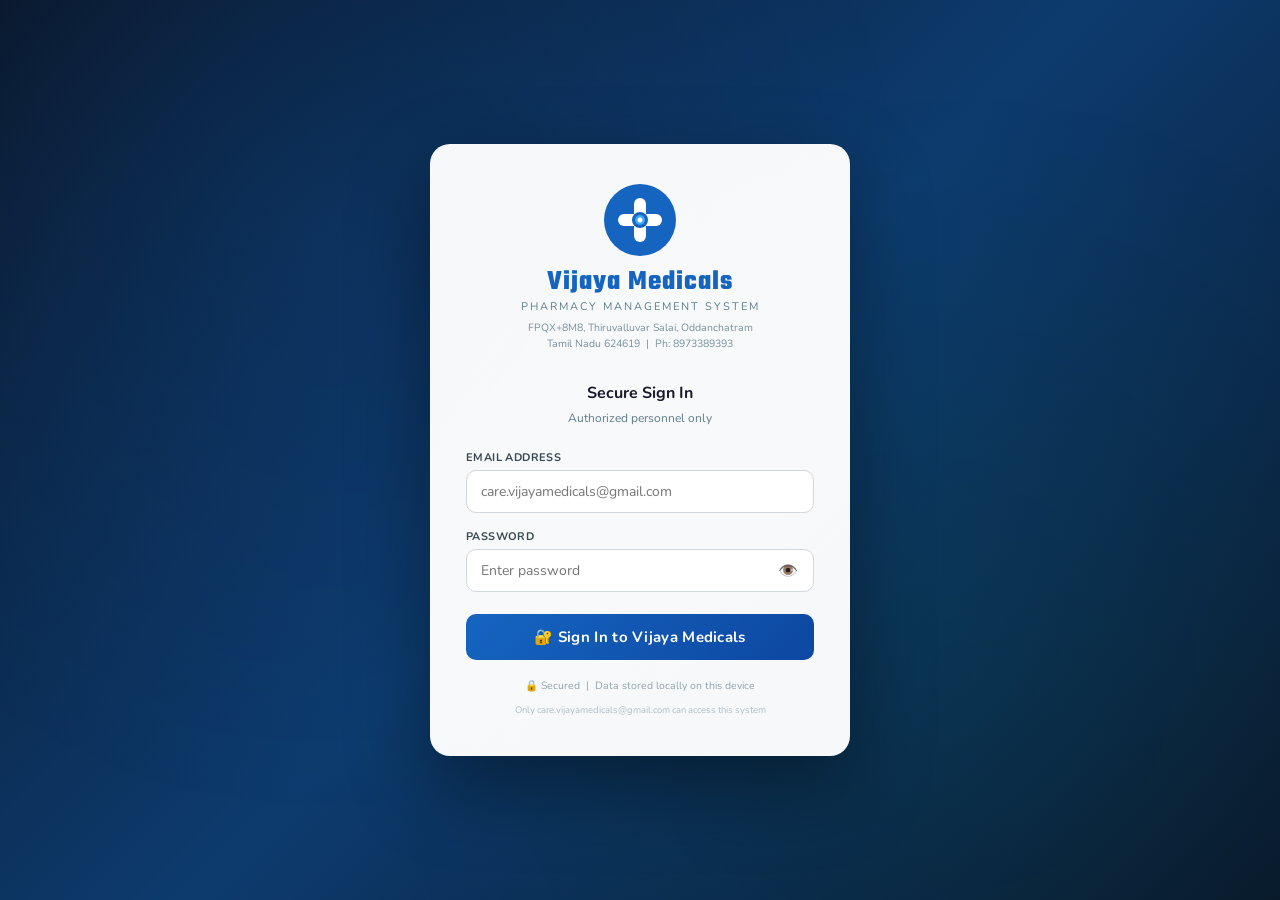
<file: vijaya-final/index.html>
<!DOCTYPE html>
<html lang="en">
<head>
<meta charset="UTF-8">
<meta name="viewport" content="width=device-width,initial-scale=1.0,maximum-scale=1.0">
<title>Vijaya Medicals — PMS v3</title>
<link rel="stylesheet" href="css/style.css">
<link rel="icon" href="data:image/svg+xml,<svg xmlns='http://www.w3.org/2000/svg' viewBox='0 0 100 100'><circle cx='50' cy='50' r='50' fill='%231565C0'/><rect x='42' y='20' width='16' height='60' rx='8' fill='white'/><rect x='20' y='42' width='60' height='16' rx='8' fill='white'/></svg>">
</head>
<body>

<!-- SIDEBAR -->
<div id="sidebar-overlay" onclick="closeSidebar()"></div>
<aside id="sidebar">
  <div class="logo-wrap">
    <svg class="logo-svg-sm" viewBox="0 0 40 40" xmlns="http://www.w3.org/2000/svg">
      <circle cx="20" cy="20" r="20" fill="white" fill-opacity=".15"/>
      <rect x="17" y="8" width="6" height="24" rx="3" fill="white"/>
      <rect x="8" y="17" width="24" height="6" rx="3" fill="white"/>
      <circle cx="20" cy="20" r="4" fill="#42A5F5"/>
      <circle cx="20" cy="20" r="2" fill="white"/>
    </svg>
    <div class="logo-text">
      <div class="lt1">Vijaya Medicals</div>
      <div class="lt2">PMS v3.0</div>
    </div>
  </div>
  <div class="shop-strip">
    <div class="sn">📍 Oddanchatram TN 624619</div>
    <div class="sa">📞 8973389393</div>
  </div>
  <nav class="nav">
    <div class="ns">Overview</div>
    <div class="ni active" data-p="dashboard" onclick="goto('dashboard')"><span class="ic">🏠</span>Dashboard</div>
    <div class="ns">Inventory</div>
    <div class="ni" data-p="medicines" onclick="goto('medicines')"><span class="ic">💊</span>Medicines</div>
    <div class="ni" data-p="expiry" onclick="goto('expiry')"><span class="ic">📅</span>Expiry Manager<span class="nb" id="nav-exp-nb" style="display:none">0</span></div>
    <div class="ns">Billing</div>
    <div class="ni" data-p="billing" onclick="goto('billing')"><span class="ic">🧾</span>New Bill</div>
    <div class="ni" data-p="bills" onclick="goto('bills')"><span class="ic">📋</span>Bill History</div>
    <div class="ns">Master Data</div>
    <div class="ni" data-p="suppliers" onclick="goto('suppliers')"><span class="ic">🚚</span>Suppliers</div>
    <div class="ni" data-p="customers" onclick="goto('customers')"><span class="ic">👥</span>Customers</div>
    <div class="ns">Alerts</div>
    <div class="ni" data-p="alerts" onclick="goto('alerts')"><span class="ic">🔔</span>Alerts & Reminders</div>
    <div class="ns">Analytics</div>
    <div class="ni" data-p="reports" onclick="goto('reports')"><span class="ic">📊</span>Reports</div>
    <div class="ni" data-p="downloads" onclick="goto('downloads')"><span class="ic">⬇️</span>Downloads & PDF</div>
    <div class="ni" data-p="settings" onclick="goto('settings')"><span class="ic">⚙️</span>Settings</div>
    <div class="ns">Account</div>
    <div class="ni" onclick="logout()"><span class="ic">🚪</span>Sign Out</div>
  </nav>
  <div class="sb-foot">
    <div class="user-pill">
      <div class="uav">V</div>
      <div class="ud"><small>care.vijayamedicals@gmail.com</small><strong>Admin</strong></div>
    </div>
  </div>
</aside>

<!-- MAIN -->
<div id="main">
  <header class="topbar">
    <div class="tb-left">
      <button class="hamburger" onclick="openSidebar()">☰</button>
      <div class="page-ttl" id="page-ttl">Dashboard</div>
    </div>
    <div class="tb-right">
      <span class="tdate" id="tb-date"></span>
      <button class="btn btn-pri btn-sm" onclick="goto('billing')">➕ New Bill</button>
      <button class="btn btn-out btn-sm" onclick="goto('medicines');setTimeout(openAddMed,100)">💊 Add Med</button>
      <button class="btn btn-gst btn-sm" onclick="exportBackup()">💾 Backup</button>
    </div>
  </header>

  <div class="page-wrap">

    <!-- ═══ DASHBOARD ═══ -->
    <div class="page active" id="pg-dashboard">
      <div class="stat-row">
        <div class="sc" onclick="goto('medicines')"><div class="sci bl">💊</div><div><div class="sv" id="d-meds">0</div><div class="sl">Medicines</div></div></div>
        <div class="sc" onclick="goto('billing')"><div class="sci gr">💰</div><div><div class="sv" id="d-rev">₹0</div><div class="sl">Today Revenue</div></div></div>
        <div class="sc" onclick="goto('bills')"><div class="sci tl">🧾</div><div><div class="sv" id="d-bills">0</div><div class="sl">Today Bills</div></div></div>
        <div class="sc" onclick="goto('expiry')"><div class="sci rd">⚠️</div><div><div class="sv" id="d-exp">0</div><div class="sl">Expiry Alerts</div></div></div>
        <div class="sc" onclick="goto('medicines')"><div class="sci yl">📦</div><div><div class="sv" id="d-low">0</div><div class="sl">Low Stock</div></div></div>
      </div>
      <div class="db-grid">
        <div class="card">
          <div class="card-head"><span class="card-ttl">🧾 Recent Bills</span><button class="btn btn-xs btn-out" onclick="goto('bills')">View All →</button></div>
          <div class="tbl-wrap"><table>
            <thead><tr><th>Bill No</th><th>Patient</th><th>Doctor</th><th>Date</th><th>Amount</th><th>Mode</th><th></th></tr></thead>
            <tbody id="d-bills-tb"></tbody>
          </table></div>
        </div>
        <div class="card">
          <div class="card-head"><span class="card-ttl">⚠️ Expiry Alerts</span><button class="btn btn-xs btn-red" onclick="goto('expiry')" style="background:var(--red-lt);color:var(--red);border-color:var(--red)">View All</button></div>
          <div class="tbl-wrap"><table>
            <thead><tr><th>Medicine</th><th>Batch</th><th>Expiry</th><th>Status</th></tr></thead>
            <tbody id="d-exp-tb"></tbody>
          </table></div>
        </div>
      </div>
    </div>

    <!-- ═══ MEDICINES ═══ -->
    <div class="page" id="pg-medicines">
      <div class="toolbar">
        <div class="srch"><span class="si">🔍</span><input type="text" placeholder="Search name, batch, box, salt..." oninput="loadMeds(this.value)"></div>
        <select style="max-width:140px" onchange="loadMeds()">
          <option value="">All Categories</option>
          <option>Tablet</option><option>Capsule</option><option>Syrup</option>
          <option>Injection</option><option>Ointment</option><option>Liquid</option><option>Other</option>
        </select>
        <span id="med-cnt" style="font-size:11px;color:var(--txt2);font-weight:700"></span>
        <div style="margin-left:auto"><button class="btn btn-pri" onclick="openAddMed()">➕ Add Medicine</button></div>
      </div>
      <div class="card">
        <div class="tbl-wrap"><table>
          <thead><tr>
            <th>Medicine / Salt</th><th>Cat.</th><th>Manufacturer</th>
            <th>Batch No</th><th>Box No</th><th>Expiry</th>
            <th>MRP</th><th>PTR</th><th>Stock</th><th>GST</th><th>Sched.</th><th>Actions</th>
          </tr></thead>
          <tbody id="med-tb"></tbody>
        </table></div>
      </div>
    </div>

    <!-- ═══ BILLING ═══ -->
    <div class="page" id="pg-billing">
      <div class="bill-layout">
        <div>
          <!-- Bill Info -->
          <div class="card" style="margin-bottom:12px">
            <div class="card-head"><span class="card-ttl">📝 Bill Details</span></div>
            <div class="card-body">
              <div class="fg fg4" style="margin-bottom:10px">
                <div class="fgrp"><label>Bill No</label><input id="bf-no" readonly></div>
                <div class="fgrp"><label>Date</label><input type="date" id="bf-date"></div>
                <div class="fgrp"><label>Time</label><input type="text" id="bf-time"></div>
                <div class="fgrp"><label>Doctor Name</label><input type="text" id="bf-doctor" placeholder="Dr. Name"></div>
              </div>
              <div class="fg fg4">
                <div class="fgrp"><label>Patient Name</label><input type="text" id="bf-cust" placeholder="Patient name"></div>
                <div class="fgrp"><label>Phone</label><input type="tel" id="bf-phone" placeholder="Mobile"></div>
                <div class="fgrp"><label>Doctor Reg No</label><input type="text" id="bf-regno" placeholder="MCI Reg No"></div>
                <div class="fgrp"><label>Extra Disc %</label><input type="number" id="bf-xdisc" placeholder="0" min="0" max="100" oninput="calcBill()"></div>
              </div>
            </div>
          </div>
          <!-- Add Medicine -->
          <div class="card" style="margin-bottom:12px">
            <div class="card-head"><span class="card-ttl">💊 Add Medicine</span></div>
            <div class="card-body">
              <div class="fgrp" style="position:relative;margin-bottom:10px">
                <label>Search Medicine (Name / Batch / Salt)</label>
                <input type="text" id="bf-msearch" placeholder="Start typing..." oninput="searchMed()" autocomplete="off">
                <input type="hidden" id="bf-medid">
                <div id="bf-mdd" style="position:absolute;top:100%;left:0;right:0;background:#fff;border:1.5px solid var(--pri);border-radius:0 0 8px 8px;z-index:300;display:none;box-shadow:var(--shlg);max-height:220px;overflow-y:auto"></div>
              </div>
              <div class="fg fg6">
                <div class="fgrp"><label>Batch No</label><input type="text" id="bf-batch"></div>
                <div class="fgrp"><label>Box No</label><input type="text" id="bf-boxno"></div>
                <div class="fgrp"><label>Expiry</label><input type="text" id="bf-expiry" placeholder="YYYY-MM"></div>
                <div class="fgrp"><label>MRP (₹)</label><input type="number" id="bf-mrp" step="0.01"></div>
                <div class="fgrp"><label>Qty</label><input type="number" id="bf-qty" min="1" value="1"></div>
                <div class="fgrp"><label>Disc %</label><input type="number" id="bf-disc" min="0" max="100" value="0"></div>
              </div>
              <div style="display:flex;align-items:center;gap:10px;margin-top:10px;flex-wrap:wrap">
                <div class="fgrp" style="width:90px"><label>GST %</label>
                  <select id="bf-gst"><option value="0">0%</option><option value="5">5%</option><option value="12" selected>12%</option><option value="18">18%</option></select>
                </div>
                <button class="btn btn-pri" style="margin-top:15px" onclick="addItem()">➕ Add to Bill</button>
              </div>
            </div>
          </div>
          <!-- Items -->
          <div class="card">
            <div class="card-head"><span class="card-ttl">🛒 Bill Items <span id="bs-cnt" style="font-size:11px;color:var(--txt2);font-weight:400">0 item(s)</span></span></div>
            <div class="tbl-wrap"><table>
              <thead><tr><th>Medicine</th><th>Batch</th><th>Box No</th><th>Expiry</th><th>MRP</th><th>Qty</th><th>Disc%</th><th>GST%</th><th>Disc Amt</th><th>CGST</th><th>SGST</th><th>Amount</th><th></th></tr></thead>
              <tbody id="bf-items"></tbody>
            </table></div>
          </div>
        </div>
        <!-- Summary -->
        <div>
          <div class="bill-sum">
            <div style="font-family:'Teko',sans-serif;font-size:18px;font-weight:600;color:var(--pri);margin-bottom:14px">💰 Bill Summary</div>
            <div class="bsr"><span>Gross Amount</span><span id="bs-gross">₹0.00</span></div>
            <div class="bsr disc"><span>Disc. (Items)</span><span id="bs-disc">-₹0.00</span></div>
            <div class="bsr gst"><span>CGST</span><span id="bs-cgst">₹0.00</span></div>
            <div class="bsr gst"><span>SGST</span><span id="bs-sgst">₹0.00</span></div>
            <div class="bsr gst"><span>Total GST</span><span id="bs-gst">₹0.00</span></div>
            <div class="bsr disc"><span>Extra Discount</span><span id="bs-xdisc">-₹0.00</span></div>
            <div class="bsr net"><span>NET TOTAL</span><span id="bs-net">₹0.00</span></div>
            <div style="font-size:10.5px;font-weight:700;color:var(--txt2);margin:10px 0 5px;text-transform:uppercase;letter-spacing:.5px">Payment Mode</div>
            <div class="pay-grid">
              <div class="pb sel" data-mode="Cash">💵 Cash</div>
              <div class="pb" data-mode="UPI">📱 UPI</div>
              <div class="pb" data-mode="Card">💳 Card</div>
              <div class="pb" data-mode="Credit">📝 Credit</div>
              <div class="pb" data-mode="Insurance">🏥 Insur.</div>
              <div class="pb" data-mode="Online">🌐 Online</div>
            </div>
            <button class="btn btn-grn" style="width:100%;justify-content:center;padding:11px;font-size:13px;margin-top:10px" onclick="saveBill(true)">🖨️ Save & Print Bill</button>
            <button class="btn btn-pri" style="width:100%;justify-content:center;padding:9px;margin-top:6px" onclick="saveBill(false)">💾 Save Only</button>
            <button class="btn btn-gst" style="width:100%;justify-content:center;margin-top:6px" onclick="initBill()">🔄 Clear Bill</button>
          </div>
        </div>
      </div>
    </div>

    <!-- ═══ BILLS HISTORY ═══ -->
    <div class="page" id="pg-bills">
      <div class="toolbar">
        <div class="srch"><span class="si">🔍</span><input type="text" placeholder="Search bill no, customer, phone..." oninput="loadBills(this.value)"></div>
        <span id="bills-info" style="font-size:11px;color:var(--txt2);font-weight:700"></span>
      </div>
      <div class="card"><div class="tbl-wrap"><table>
        <thead><tr><th>Bill No</th><th>Date & Time</th><th>Patient</th><th>Phone</th><th>Doctor</th><th>Items</th><th>Amount</th><th>Mode</th><th>Actions</th></tr></thead>
        <tbody id="bills-tb"></tbody>
      </table></div></div>
    </div>

    <!-- ═══ SUPPLIERS ═══ -->
    <div class="page" id="pg-suppliers">
      <div class="toolbar">
        <div class="srch"><span class="si">🔍</span><input type="text" placeholder="Search suppliers..." oninput="loadSups(this.value)"></div>
        <button class="btn btn-pri" onclick="openAddSup()">➕ Add Supplier</button>
      </div>
      <div class="card"><div class="tbl-wrap"><table>
        <thead><tr><th>Company</th><th>Contact</th><th>Phone</th><th>Email</th><th>Address</th><th>GST No</th><th>Drug Lic</th><th>Actions</th></tr></thead>
        <tbody id="sup-tb"></tbody>
      </table></div></div>
    </div>

    <!-- ═══ CUSTOMERS ═══ -->
    <div class="page" id="pg-customers">
      <div class="toolbar">
        <div class="srch"><span class="si">🔍</span><input type="text" placeholder="Search customers..." oninput="loadCusts(this.value)"></div>
        <button class="btn btn-pri" onclick="openAddCust()">➕ Add Customer</button>
      </div>
      <div class="card"><div class="tbl-wrap"><table>
        <thead><tr><th>Name</th><th>Phone</th><th>Address</th><th>Age</th><th>Type</th><th>Last Bill</th><th>Registered</th><th>Actions</th></tr></thead>
        <tbody id="cust-tb"></tbody>
      </table></div></div>
    </div>

    <!-- ═══ EXPIRY MANAGER ═══ -->
    <div class="page" id="pg-expiry">
      <div style="display:grid;grid-template-columns:repeat(4,1fr);gap:10px;margin-bottom:16px">
        <div class="sc" style="background:var(--red-lt)"><div class="sci rd">💀</div><div><div class="sv" style="color:var(--red)" id="exp-n-exp">0</div><div class="sl">Expired</div></div></div>
        <div class="sc" style="background:#FFF3E0"><div class="sci" style="background:var(--amb-lt);color:var(--amb)">🚨</div><div><div class="sv" style="color:var(--amb)" id="exp-n-c1">0</div><div class="sl">Within 1 Month</div></div></div>
        <div class="sc" style="background:#FFF8E1"><div class="sci yl">⚠️</div><div><div class="sv" style="color:var(--amb)" id="exp-n-c3">0</div><div class="sl">Within 3 Months</div></div></div>
        <div class="sc" style="background:var(--ylw-lt)"><div class="sci yl">📅</div><div><div class="sv" style="color:var(--ylw)" id="exp-n-w6">0</div><div class="sl">Within 6 Months</div></div></div>
      </div>
      <div class="card">
        <div class="card-head"><span class="card-ttl">📋 Expiry Detail List</span><button class="btn btn-sm btn-out" onclick="loadExpiry()">🔄 Refresh</button></div>
        <div class="tbl-wrap"><table>
          <thead><tr><th>Medicine / Salt</th><th>Manufacturer</th><th>Batch</th><th>Box No</th><th>Rack</th><th>Stock</th><th>Expiry</th><th>Status</th><th>Action</th></tr></thead>
          <tbody id="exp-tb"></tbody>
        </table></div>
      </div>
    </div>

    <!-- ═══ ALERTS & REMINDERS ═══ -->
    <div class="page" id="pg-alerts">
      <div class="db-grid">
        <div>
          <div class="card" style="margin-bottom:14px">
            <div class="card-head"><span class="card-ttl">⚠️ Medicine Expiry Alerts</span><button class="btn btn-sm btn-out" onclick="loadAlerts()">🔄 Refresh</button></div>
            <div class="card-body" id="exp-alerts"></div>
          </div>
        </div>
        <div>
          <div class="card">
            <div class="card-head"><span class="card-ttl">🔔 Monthly Customer Reminders</span></div>
            <div class="card-body" id="monthly-reminders"></div>
          </div>
          <div class="card" style="margin-top:14px">
            <div class="card-head"><span class="card-ttl">📋 Reminder Guide</span></div>
            <div class="card-body">
              <div style="font-size:12px;line-height:1.8;color:var(--txt2)">
                <strong style="color:var(--txt)">How reminders work:</strong><br>
                Customers marked as "Monthly" get a reminder alert when their last bill was 25+ days ago.<br><br>
                <strong style="color:var(--txt)">Expiry alerts trigger at:</strong><br>
                🔴 <strong>1 month</strong> — Urgent: remove from shelf<br>
                🟠 <strong>3 months</strong> — Return to distributor<br>
                🟡 <strong>6 months</strong> — Monitor & use first<br><br>
                <strong style="color:var(--txt)">To send WhatsApp/SMS:</strong><br>
                Copy the message shown and send via WhatsApp to the customer number.
              </div>
            </div>
          </div>
        </div>
      </div>
    </div>

    <!-- ═══ REPORTS ═══ -->
    <div class="page" id="pg-reports">
      <div class="rep-grid">
        <div class="rep-card"><div class="rep-val" id="r-t-rev">₹0</div><div class="rep-lbl">Today's Revenue</div></div>
        <div class="rep-card"><div class="rep-val" id="r-t-cnt">0</div><div class="rep-lbl">Today's Bills</div></div>
        <div class="rep-card"><div class="rep-val" id="r-m-rev">₹0</div><div class="rep-lbl">This Month Revenue</div></div>
        <div class="rep-card"><div class="rep-val" id="r-m-cnt">0</div><div class="rep-lbl">This Month Bills</div></div>
        <div class="rep-card"><div class="rep-val" id="r-inv">₹0</div><div class="rep-lbl">Inventory Value</div></div>
        <div class="rep-card"><div class="rep-val" id="r-sku">0</div><div class="rep-lbl">Total SKUs</div></div>
        <div class="rep-card"><div class="rep-val" id="r-gst">₹0</div><div class="rep-lbl">GST Collected (Month)</div></div>
      </div>
      <div class="card">
        <div class="card-head"><span class="card-ttl">📊 Stock by Category</span></div>
        <div class="tbl-wrap"><table>
          <thead><tr><th>Category</th><th>Count</th><th style="width:40%">Distribution</th></tr></thead>
          <tbody id="r-cat"></tbody>
        </table></div>
      </div>
    </div>

    <!-- ═══ DOWNLOADS & PDF ═══ -->
    <div class="page" id="pg-downloads">
      <!-- Date Range Selector -->
      <div class="card" style="margin-bottom:14px">
        <div class="card-head"><span class="card-ttl">📅 Select Date Range</span></div>
        <div class="card-body">
          <div class="fg fg4" style="align-items:flex-end">
            <div class="fgrp"><label>From Date</label><input type="date" id="dl-from"></div>
            <div class="fgrp"><label>To Date</label><input type="date" id="dl-to"></div>
            <div class="fgrp"><label>Quick Select</label>
              <select id="dl-quick" onchange="applyQuickDate(this.value)">
                <option value="">Custom</option>
                <option value="today">Today</option>
                <option value="yesterday">Yesterday</option>
                <option value="week">This Week</option>
                <option value="month">This Month</option>
                <option value="lastmonth">Last Month</option>
                <option value="year">This Year</option>
              </select>
            </div>
            <div class="fgrp"><label>&nbsp;</label>
              <button class="btn btn-pri" onclick="loadDownloadPreview()">🔍 Preview Stats</button>
            </div>
          </div>
          <!-- Preview stats -->
          <div id="dl-preview" style="display:none;margin-top:14px">
            <div style="display:grid;grid-template-columns:repeat(4,1fr);gap:10px">
              <div style="background:var(--pri-lt);border-radius:8px;padding:12px;text-align:center;border:1px solid var(--bdr2)">
                <div style="font-size:20px;font-weight:700;color:var(--pri)" id="prev-sales">₹0</div>
                <div style="font-size:10px;color:var(--txt2);font-weight:700">Total Sales</div>
              </div>
              <div style="background:var(--grn-lt);border-radius:8px;padding:12px;text-align:center;border:1px solid var(--bdr2)">
                <div style="font-size:20px;font-weight:700;color:var(--grn)" id="prev-profit">₹0</div>
                <div style="font-size:10px;color:var(--txt2);font-weight:700">Gross Profit</div>
              </div>
              <div style="background:var(--red-lt);border-radius:8px;padding:12px;text-align:center;border:1px solid var(--bdr2)">
                <div style="font-size:20px;font-weight:700;color:var(--red)" id="prev-disc">₹0</div>
                <div style="font-size:10px;color:var(--txt2);font-weight:700">Discounts Given</div>
              </div>
              <div style="background:var(--acc-lt);border-radius:8px;padding:12px;text-align:center;border:1px solid var(--bdr2)">
                <div style="font-size:20px;font-weight:700;color:var(--acc)" id="prev-bills">0</div>
                <div style="font-size:10px;color:var(--txt2);font-weight:700">Bills Count</div>
              </div>
            </div>
          </div>
        </div>
      </div>

      <!-- Download Cards -->
      <div style="display:grid;grid-template-columns:repeat(2,1fr);gap:14px;margin-bottom:14px">

        <!-- Sales & Profit Report -->
        <div class="card">
          <div class="card-head" style="background:var(--grn-lt)">
            <span class="card-ttl" style="color:var(--grn)">💰 Sales & Profit Report</span>
          </div>
          <div class="card-body">
            <p style="font-size:12px;color:var(--txt2);margin-bottom:14px;line-height:1.6">
              Detailed bill-by-bill profit analysis. Shows <strong>purchase price (PTR)</strong> vs <strong>selling price (MRP)</strong>, discount applied, gross profit per item, and profit margin % for each medicine sold.
            </p>
            <div style="background:var(--grn-lt);border-radius:6px;padding:8px 10px;font-size:11px;color:var(--grn);margin-bottom:12px">
              ✅ Includes: Bill No, Medicine, PTR, MRP, Discount%, Profit, Margin%
            </div>
            <div style="display:flex;gap:8px;flex-wrap:wrap">
              <button class="btn btn-grn" onclick="dlSalesProfit()">⬇️ Download PDF</button>
              <button class="btn btn-out" onclick="emailSalesProfit()">📧 Send to Email</button>
            </div>
          </div>
        </div>

        <!-- Stock / Medicine Report -->
        <div class="card">
          <div class="card-head" style="background:var(--pri-lt)">
            <span class="card-ttl" style="color:var(--pri)">📦 Stock & Medicine Report</span>
          </div>
          <div class="card-body">
            <p style="font-size:12px;color:var(--txt2);margin-bottom:14px;line-height:1.6">
              Complete medicine inventory with expiry alerts, low stock warnings, batch numbers, box numbers, rack locations, and stock values (MRP & PTR).
            </p>
            <div style="background:var(--pri-lt);border-radius:6px;padding:8px 10px;font-size:11px;color:var(--pri);margin-bottom:12px">
              ✅ Includes: Expiry warnings (1/3/6 month), low stock, full list
            </div>
            <div style="display:flex;gap:8px;flex-wrap:wrap">
              <button class="btn btn-pri" onclick="dlStock()">⬇️ Download PDF</button>
              <button class="btn btn-out" onclick="emailStock()">📧 Send to Email</button>
            </div>
          </div>
        </div>

        <!-- Customer Report -->
        <div class="card">
          <div class="card-head" style="background:#FFF3E0">
            <span class="card-ttl" style="color:var(--amb)">👥 Customer Report</span>
          </div>
          <div class="card-body">
            <p style="font-size:12px;color:var(--txt2);margin-bottom:14px;line-height:1.6">
              All customers with purchase history, total amount spent, monthly reminder alerts for patients who haven't visited in 25+ days, and SMS text ready to copy.
            </p>
            <div style="background:var(--amb-lt);border-radius:6px;padding:8px 10px;font-size:11px;color:var(--amb);margin-bottom:12px">
              ✅ Includes: Monthly reminders, SMS text, total spent per customer
            </div>
            <div style="display:flex;gap:8px;flex-wrap:wrap">
              <button class="btn btn-warning" onclick="dlCustomers()">⬇️ Download PDF</button>
              <button class="btn btn-out" onclick="emailCustomers()">📧 Send to Email</button>
            </div>
          </div>
        </div>

        <!-- Full Business Report -->
        <div class="card" style="border:2px solid var(--pri)">
          <div class="card-head" style="background:var(--pri);border-radius:10px 10px 0 0">
            <span class="card-ttl" style="color:#fff">⭐ Complete Business Report</span>
          </div>
          <div class="card-body">
            <p style="font-size:12px;color:var(--txt2);margin-bottom:14px;line-height:1.6">
              Everything in one PDF — sales summary, profit analysis, all bills, expiry warnings, low stock alerts, monthly customer reminders. Perfect for daily/monthly review.
            </p>
            <div style="background:var(--pri-lt);border-radius:6px;padding:8px 10px;font-size:11px;color:var(--pri);margin-bottom:12px">
              ✅ All-in-one: Sales + Profit + Expiry + Low Stock + Reminders
            </div>
            <div style="display:flex;gap:8px;flex-wrap:wrap">
              <button class="btn btn-pri" onclick="dlFullReport()">⬇️ Download Full PDF</button>
              <button class="btn btn-out" onclick="emailFullReport()">📧 Send to Email</button>
            </div>
          </div>
        </div>

      </div>

      <!-- JSON Backup -->
      <div class="card">
        <div class="card-head"><span class="card-ttl">💾 Data Backup</span></div>
        <div class="card-body" style="display:flex;align-items:center;justify-content:space-between;flex-wrap:wrap;gap:10px">
          <div>
            <p style="font-size:12px;color:var(--txt2);line-height:1.6">Download all data as a JSON backup file. Keeps all medicines, bills, customers, suppliers. Store safely.</p>
          </div>
          <button class="btn btn-grn" onclick="exportBackup()">⬇️ Download JSON Backup</button>
        </div>
      </div>
    </div>

    <!-- ═══ SETTINGS ═══ -->
    <div class="page" id="pg-settings">
      <div style="display:grid;grid-template-columns:1fr 1fr;gap:16px;align-items:start">
        <div class="card">
          <div class="card-head"><span class="card-ttl">⚙️ Shop Settings</span></div>
          <div class="card-body">
            <div class="fg fg2">
              <div class="fgrp"><label>Shop Name</label><input id="st-shopName" value="Vijaya Medicals"></div>
              <div class="fgrp"><label>Owner Name</label><input id="st-owner"></div>
              <div class="fgrp" style="grid-column:span 2"><label>Address</label><input id="st-address" value="FPQX+8M8, Thiruvalluvar Salai, Oddanchatram, TN 624619"></div>
              <div class="fgrp"><label>Phone</label><input id="st-phone" value="8973389393"></div>
              <div class="fgrp"><label>Email</label><input id="st-email" value="care.vijayamedicals@gmail.com"></div>
              <div class="fgrp"><label>GST Number</label><input id="st-gst" value="33XXXXXVM01Z5"></div>
              <div class="fgrp"><label>Drug Lic No</label><input id="st-dlNo" value="TN-OD-1234/2023"></div>
            </div>
            <div class="form-foot"><button class="btn btn-pri" onclick="saveSettings()">💾 Save Settings</button></div>
          </div>
        </div>
        <div class="card">
          <div class="card-head"><span class="card-ttl">🔒 Security & Backup</span></div>
          <div class="card-body">
            <div style="background:var(--grn-lt);border-radius:8px;padding:12px;margin-bottom:14px;font-size:12px;color:var(--grn)">
              ✅ <strong>Logged in as:</strong> care.vijayamedicals@gmail.com<br>
              🔒 Auto-logout after 8 hours of login
            </div>
            <div style="background:var(--pri-lt);border-radius:8px;padding:12px;margin-bottom:14px;font-size:12px;color:var(--pri)">
              📦 <strong>Data Storage:</strong> IndexedDB (Browser Local)<br>
              🗄️ Database: VijayaPMSv3<br>
              📍 Location: Chrome → DevTools → Application → IndexedDB
            </div>
            <div style="background:var(--ylw-lt);border-radius:8px;padding:12px;font-size:12px;color:#5D4037">
              ⚠️ <strong>Data Safety Tips:</strong><br>
              • Download backup regularly using button below<br>
              • Do NOT clear browser data / cache<br>
              • Use same browser & same computer always<br>
              • Keep backup JSON file safe
            </div>
            <div class="form-foot">
              <button class="btn btn-grn" onclick="exportBackup()">⬇️ Download Backup (JSON)</button>
              <button class="btn btn-red" onclick="logout()">🚪 Sign Out</button>
              <a href="printer-setup.html" target="_blank" class="btn btn-out">🖨️ Printer Setup Guide</a>
            </div>
          </div>
        </div>
      </div>
    </div>

  </div>
</div>

<!-- ═══ MEDICINE MODAL ═══ -->
<div class="overlay" id="med-modal">
  <div class="modal">
    <div class="modal-head">
      <div class="modal-ttl" id="med-modal-ttl">Add Medicine</div>
      <button class="close-btn" onclick="closeModal('med-modal')">✕</button>
    </div>
    <div class="modal-body">
      <div style="background:var(--pri-lt);border-radius:8px;padding:9px 13px;margin-bottom:14px;font-size:11px;color:var(--pri);font-weight:700">
        💡 Fill all fields for accurate billing, expiry tracking and GST compliance
      </div>
      <form id="med-form" onsubmit="return false">
        <div class="fg fg3" style="margin-bottom:10px">
          <div class="fgrp"><label>Medicine Name *</label><input id="mf-name" required placeholder="e.g. Paracetamol 500mg"></div>
          <div class="fgrp"><label>Salt / Generic Name</label><input id="mf-salt" placeholder="e.g. Paracetamol"></div>
          <div class="fgrp"><label>Category *</label>
            <select id="mf-category">
              <option value="">Select</option>
              <option>Tablet</option><option>Capsule</option><option>Syrup</option>
              <option>Injection</option><option>Ointment</option><option>Cream</option>
              <option>Gel</option><option>Drops</option><option>Inhaler</option>
              <option>Powder</option><option>Suspension</option><option>Liquid</option>
              <option>Sachet</option><option>Device</option><option>Other</option>
            </select>
          </div>
          <div class="fgrp"><label>Manufacturer</label><input id="mf-manufacturer" placeholder="e.g. Cipla Ltd"></div>
          <div class="fgrp"><label>Supplier</label><input id="mf-supplier" placeholder="Supplier name"></div>
          <div class="fgrp"><label>Schedule</label>
            <select id="mf-schedule">
              <option value="OTC">OTC</option><option value="H">Schedule H</option>
              <option value="H1">Schedule H1</option><option value="X">Schedule X</option><option value="G">Schedule G</option>
            </select>
          </div>
        </div>
        <hr>
        <div class="fg fg3" style="margin:10px 0">
          <div class="fgrp"><label>Batch Number *</label><input id="mf-batchNo" required placeholder="e.g. B2024001"></div>
          <div class="fgrp"><label>Box Number</label><input id="mf-boxNo" placeholder="e.g. BX-001"></div>
          <div class="fgrp"><label>Expiry (YYYY-MM)</label><input type="month" id="mf-expiry"></div>
          <div class="fgrp"><label>HSN Code</label><input id="mf-hsnCode" placeholder="30049099"></div>
          <div class="fgrp"><label>Rack Location</label><input id="mf-rack" placeholder="A-01"></div>
          <div class="fgrp"><label>Unit</label>
            <select id="mf-unit"><option>Strip</option><option>Bottle</option><option>Box</option><option>Tube</option><option>Vial</option><option>Sachet</option><option>Pcs</option><option>Ampoule</option></select>
          </div>
        </div>
        <hr>
        <div class="fg fg5" style="margin:10px 0">
          <div class="fgrp"><label>MRP (₹) *</label><input type="number" id="mf-mrp" step="0.01" placeholder="0.00"></div>
          <div class="fgrp"><label>PTR (₹)</label><input type="number" id="mf-ptr" step="0.01" placeholder="0.00"></div>
          <div class="fgrp"><label>PTS (₹)</label><input type="number" id="mf-pts" step="0.01" placeholder="0.00"></div>
          <div class="fgrp"><label>GST %</label>
            <select id="mf-gst"><option value="0">0%</option><option value="5">5%</option><option value="12" selected>12%</option><option value="18">18%</option></select>
          </div>
          <div class="fgrp"><label>Stock Qty</label><input type="number" id="mf-qty" placeholder="0" min="0"></div>
        </div>
        <div class="fg fg3">
          <div class="fgrp"><label>Reorder Level</label><input type="number" id="mf-reorderLevel" placeholder="20" min="0"></div>
        </div>
        <div style="display:flex;align-items:center;gap:8px;margin-top:10px">
          <input type="checkbox" id="mf-prescription" style="width:auto;cursor:pointer">
          <label style="text-transform:none;letter-spacing:0;font-size:12px;font-weight:600;cursor:pointer">Requires Prescription (Sch. H / H1 / X)</label>
        </div>
        <div class="form-foot">
          <button class="btn btn-gst" onclick="closeModal('med-modal')">Cancel</button>
          <button class="btn btn-pri" onclick="saveMed()">💾 Save Medicine</button>
        </div>
      </form>
    </div>
  </div>
</div>

<!-- SUPPLIER MODAL -->
<div class="overlay" id="sup-modal">
  <div class="modal modal-sm">
    <div class="modal-head"><div class="modal-ttl" id="sup-modal-ttl">Add Supplier</div><button class="close-btn" onclick="closeModal('sup-modal')">✕</button></div>
    <div class="modal-body">
      <form id="sup-form" onsubmit="return false">
        <div class="fg fg2">
          <div class="fgrp"><label>Company Name *</label><input id="sf-name" required></div>
          <div class="fgrp"><label>Contact Person</label><input id="sf-contact"></div>
          <div class="fgrp"><label>Phone</label><input type="tel" id="sf-phone"></div>
          <div class="fgrp"><label>Email</label><input type="email" id="sf-email"></div>
          <div class="fgrp"><label>GST Number</label><input id="sf-gstNo" placeholder="33XXXXX1234F1Z5"></div>
          <div class="fgrp"><label>Drug Lic No</label><input id="sf-dlNo"></div>
          <div class="fgrp" style="grid-column:span 2"><label>Address</label><input id="sf-address"></div>
        </div>
        <div class="form-foot">
          <button class="btn btn-gst" onclick="closeModal('sup-modal')">Cancel</button>
          <button class="btn btn-pri" onclick="saveSup()">💾 Save</button>
        </div>
      </form>
    </div>
  </div>
</div>

<!-- CUSTOMER MODAL -->
<div class="overlay" id="cust-modal">
  <div class="modal modal-sm">
    <div class="modal-head"><div class="modal-ttl" id="cust-modal-ttl">Add Customer</div><button class="close-btn" onclick="closeModal('cust-modal')">✕</button></div>
    <div class="modal-body">
      <form id="cust-form" onsubmit="return false">
        <div class="fg fg2">
          <div class="fgrp"><label>Full Name *</label><input id="cf-name" required></div>
          <div class="fgrp"><label>Phone</label><input type="tel" id="cf-phone"></div>
          <div class="fgrp"><label>Age</label><input type="number" id="cf-age" min="0" max="120"></div>
          <div class="fgrp" style="grid-column:span 2"><label>Address</label><input id="cf-address"></div>
        </div>
        <div style="display:flex;align-items:center;gap:8px;margin-top:10px">
          <input type="checkbox" id="cf-isMonthly" style="width:auto;cursor:pointer">
          <label style="text-transform:none;letter-spacing:0;font-size:12px;font-weight:600;cursor:pointer">Monthly Customer (send reminder after 25 days)</label>
        </div>
        <div class="form-foot">
          <button class="btn btn-gst" onclick="closeModal('cust-modal')">Cancel</button>
          <button class="btn btn-pri" onclick="saveCust()">💾 Save</button>
        </div>
      </form>
    </div>
  </div>
</div>

<div id="toasts"></div>
<script src="js/db.js"></script>
<script src="js/printer.js"></script>
<script src="js/reports.js"></script>
<script src="js/app.js"></script>
</body>
</html>
</file>
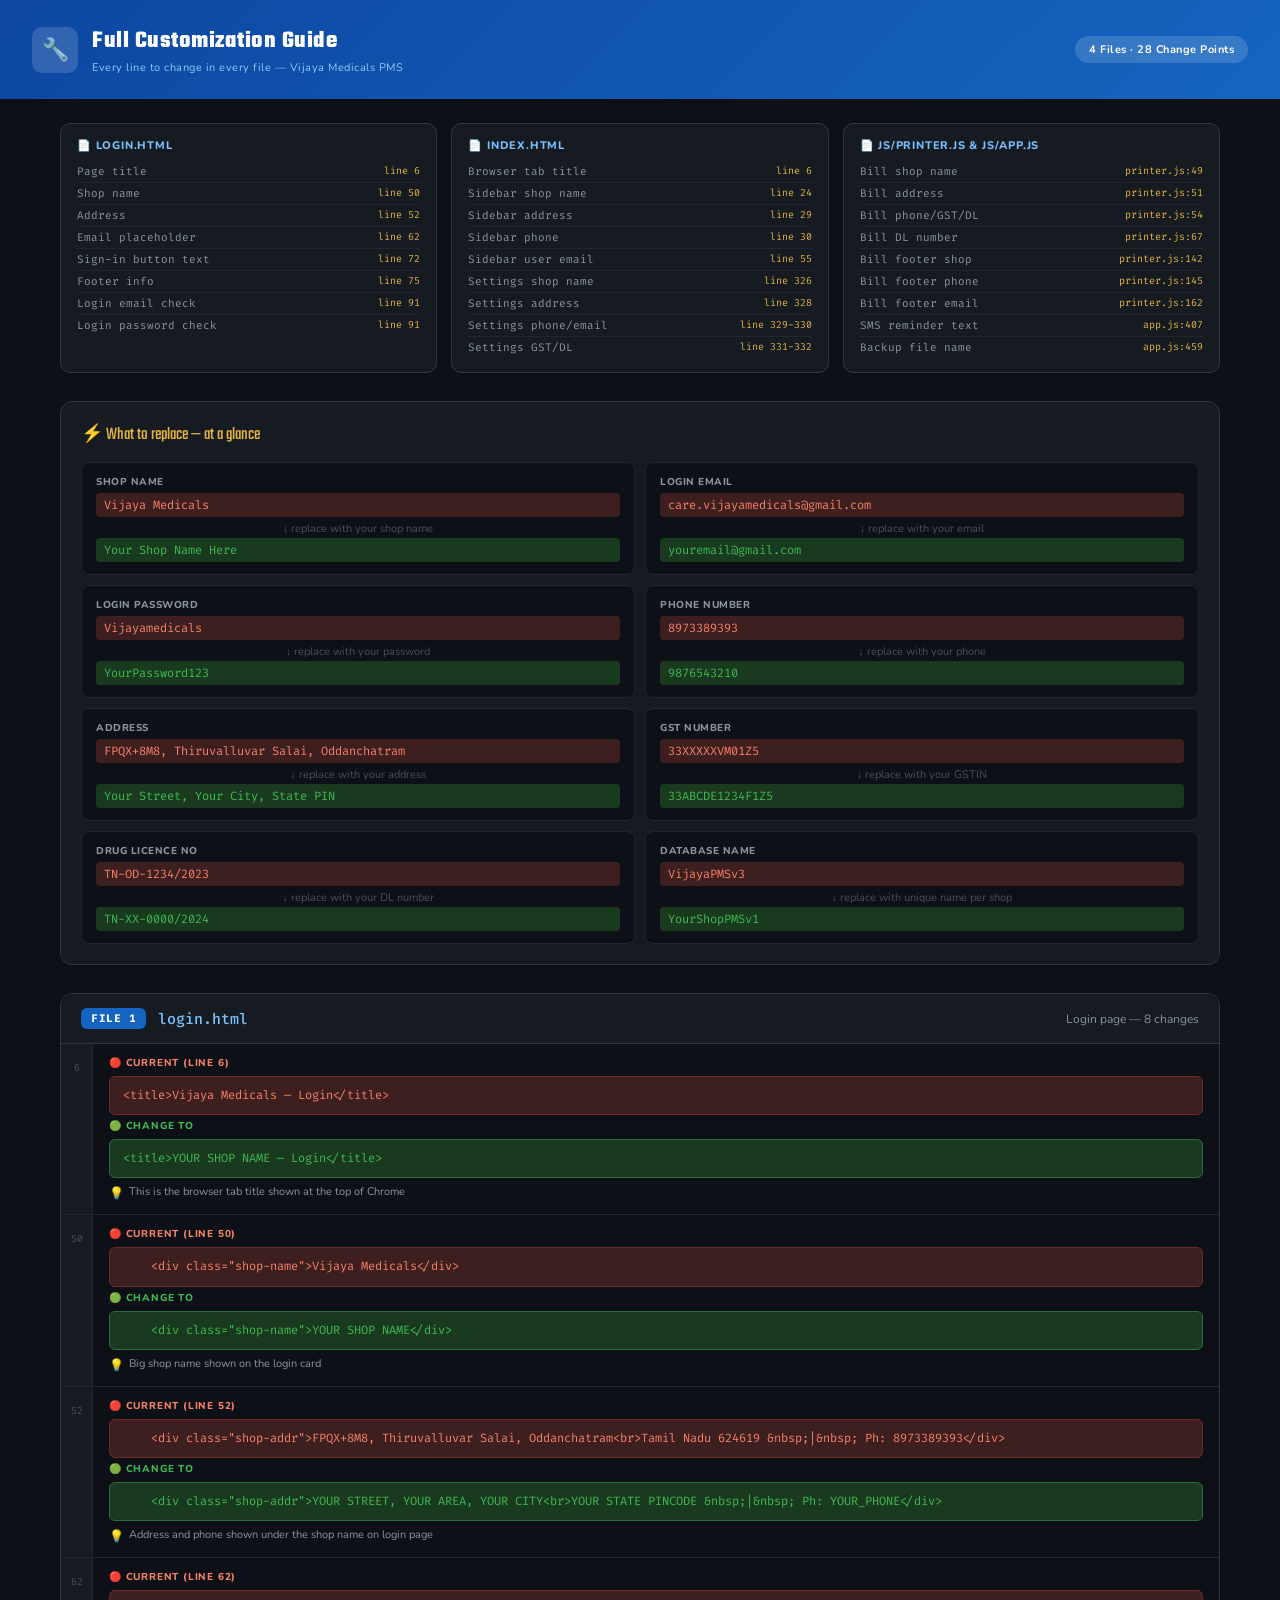
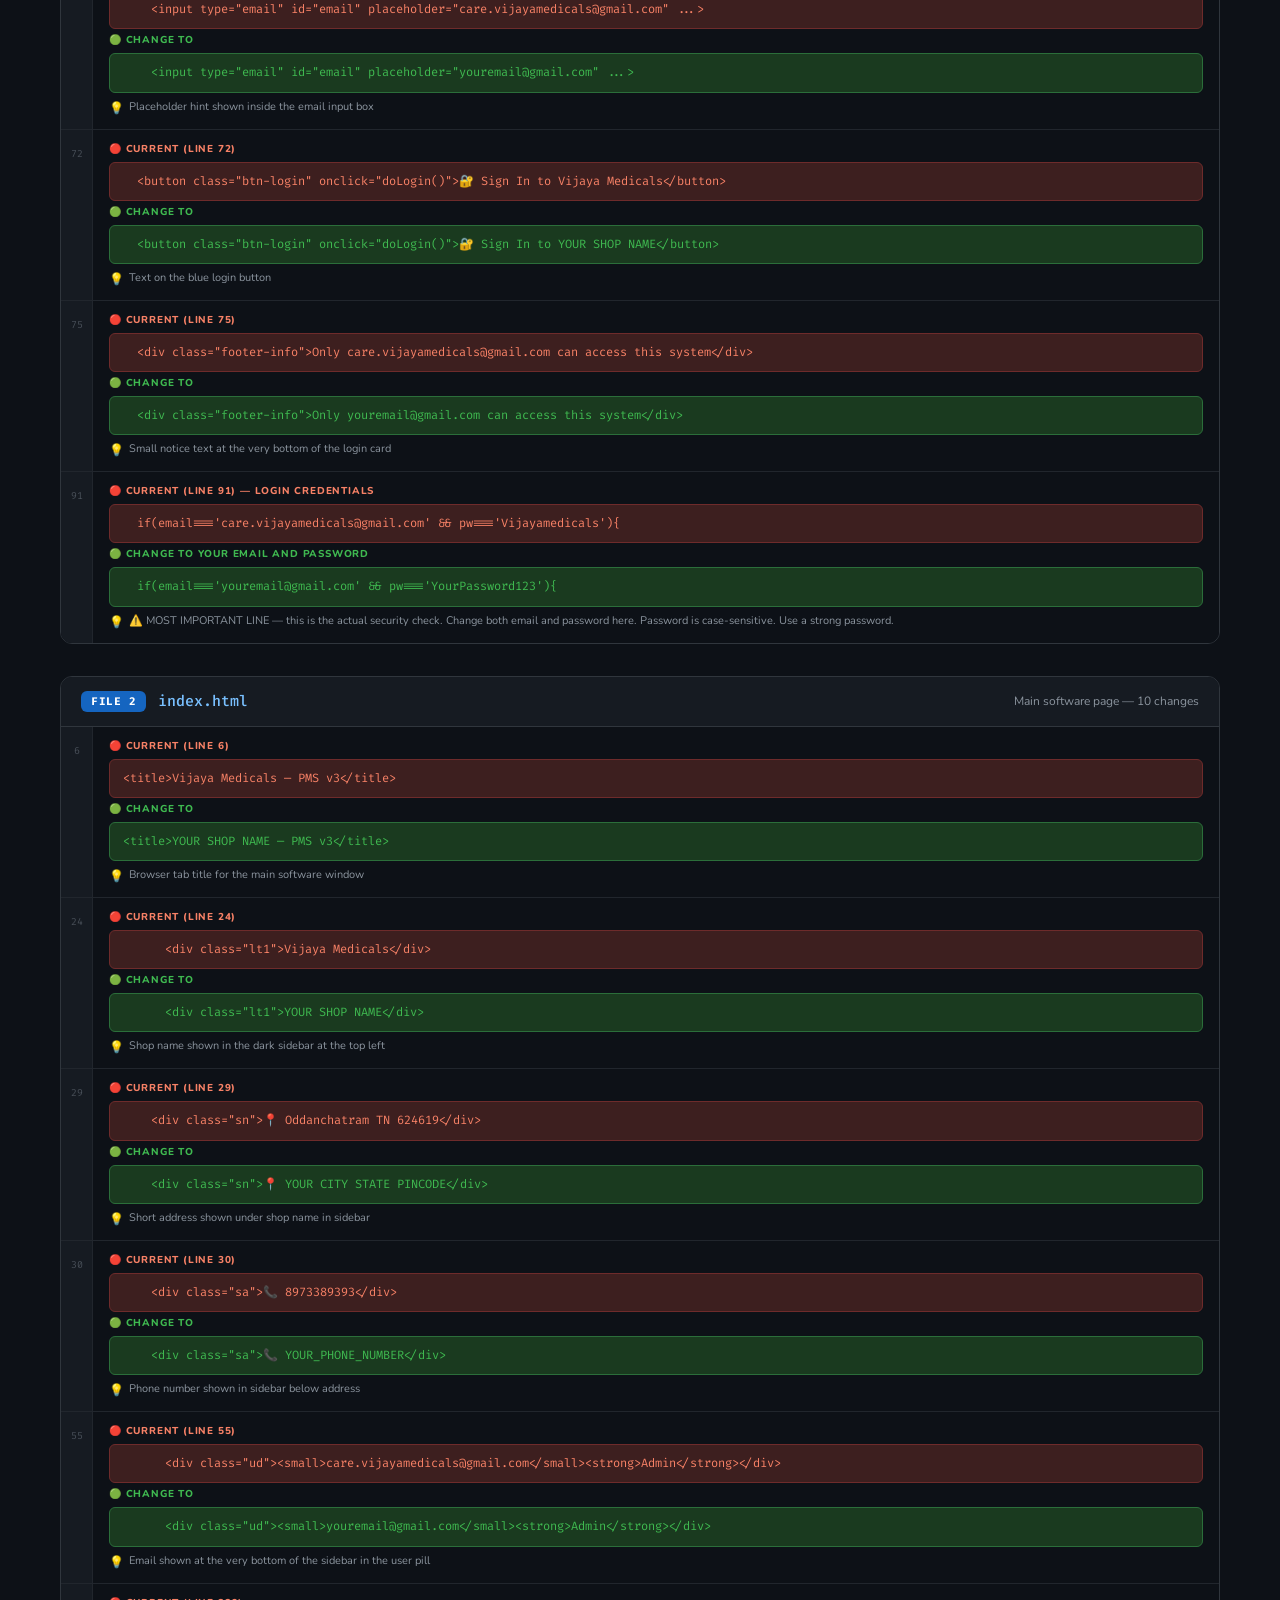
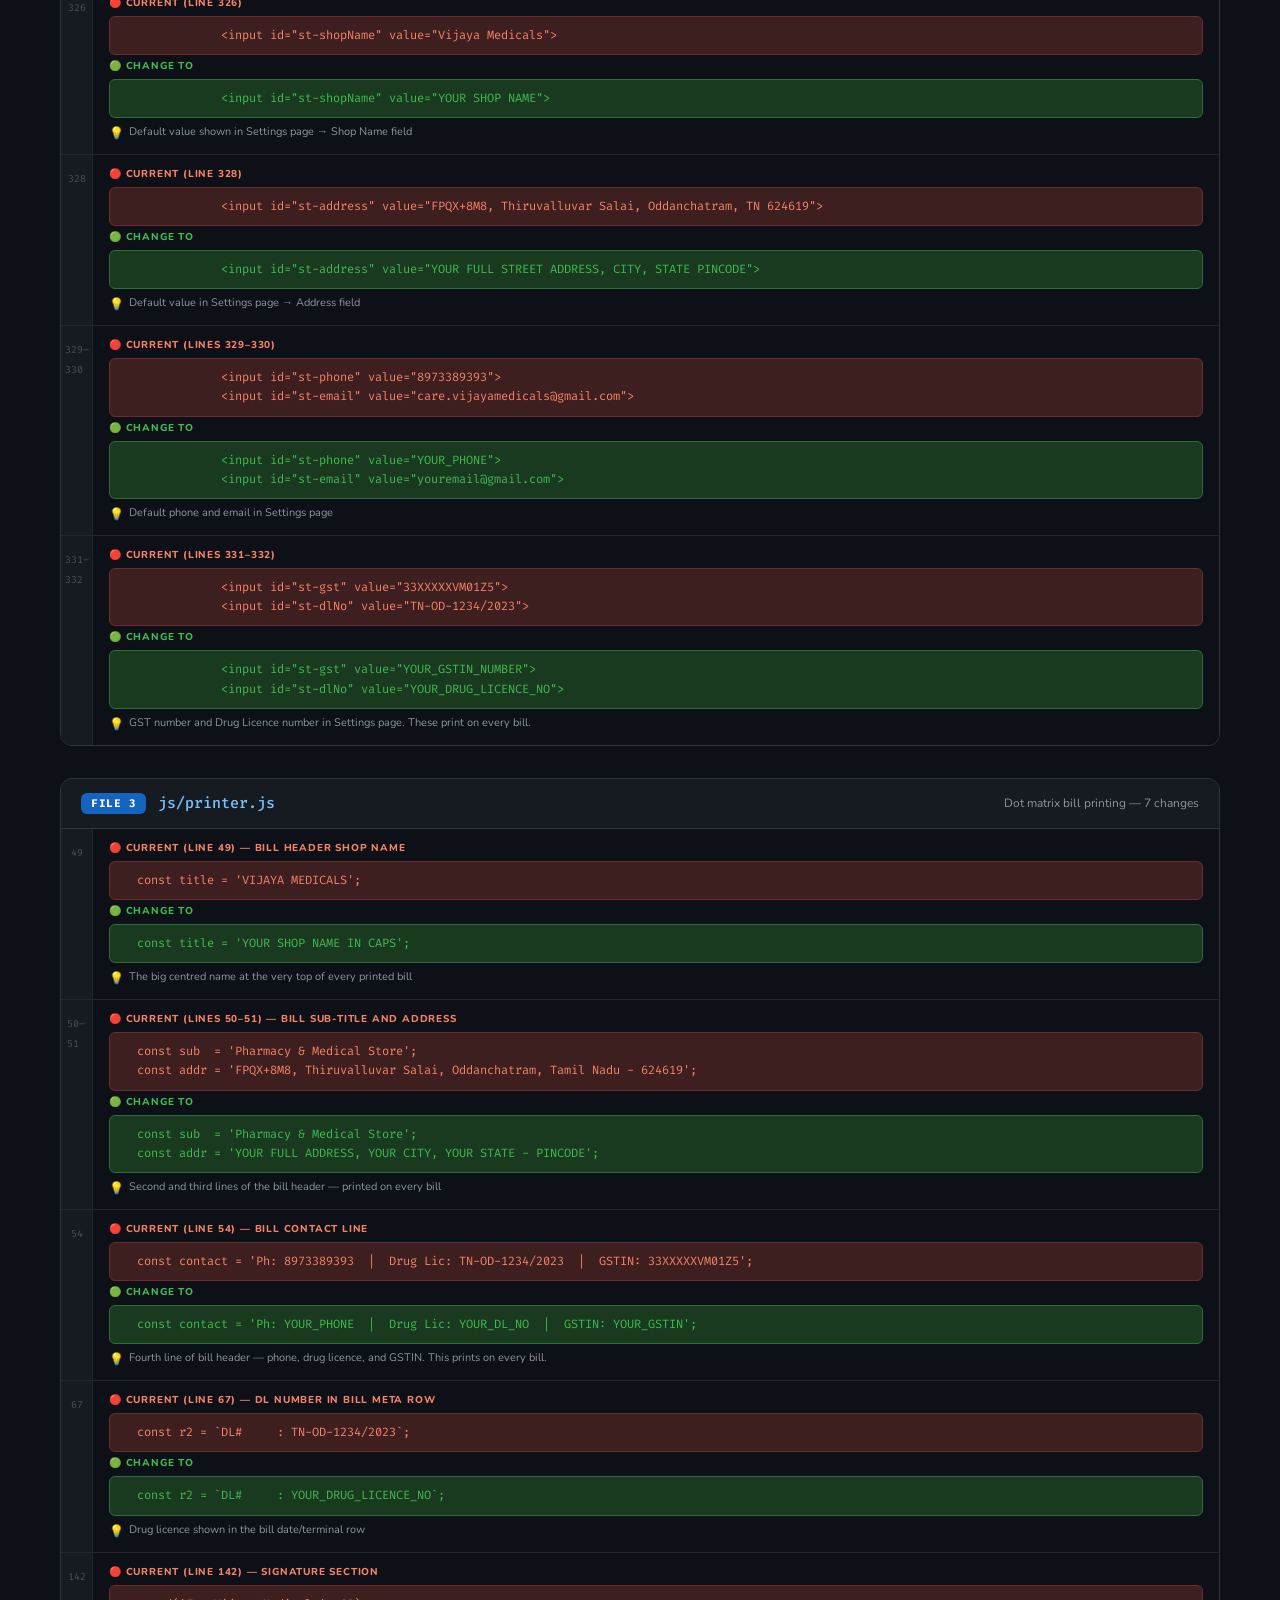
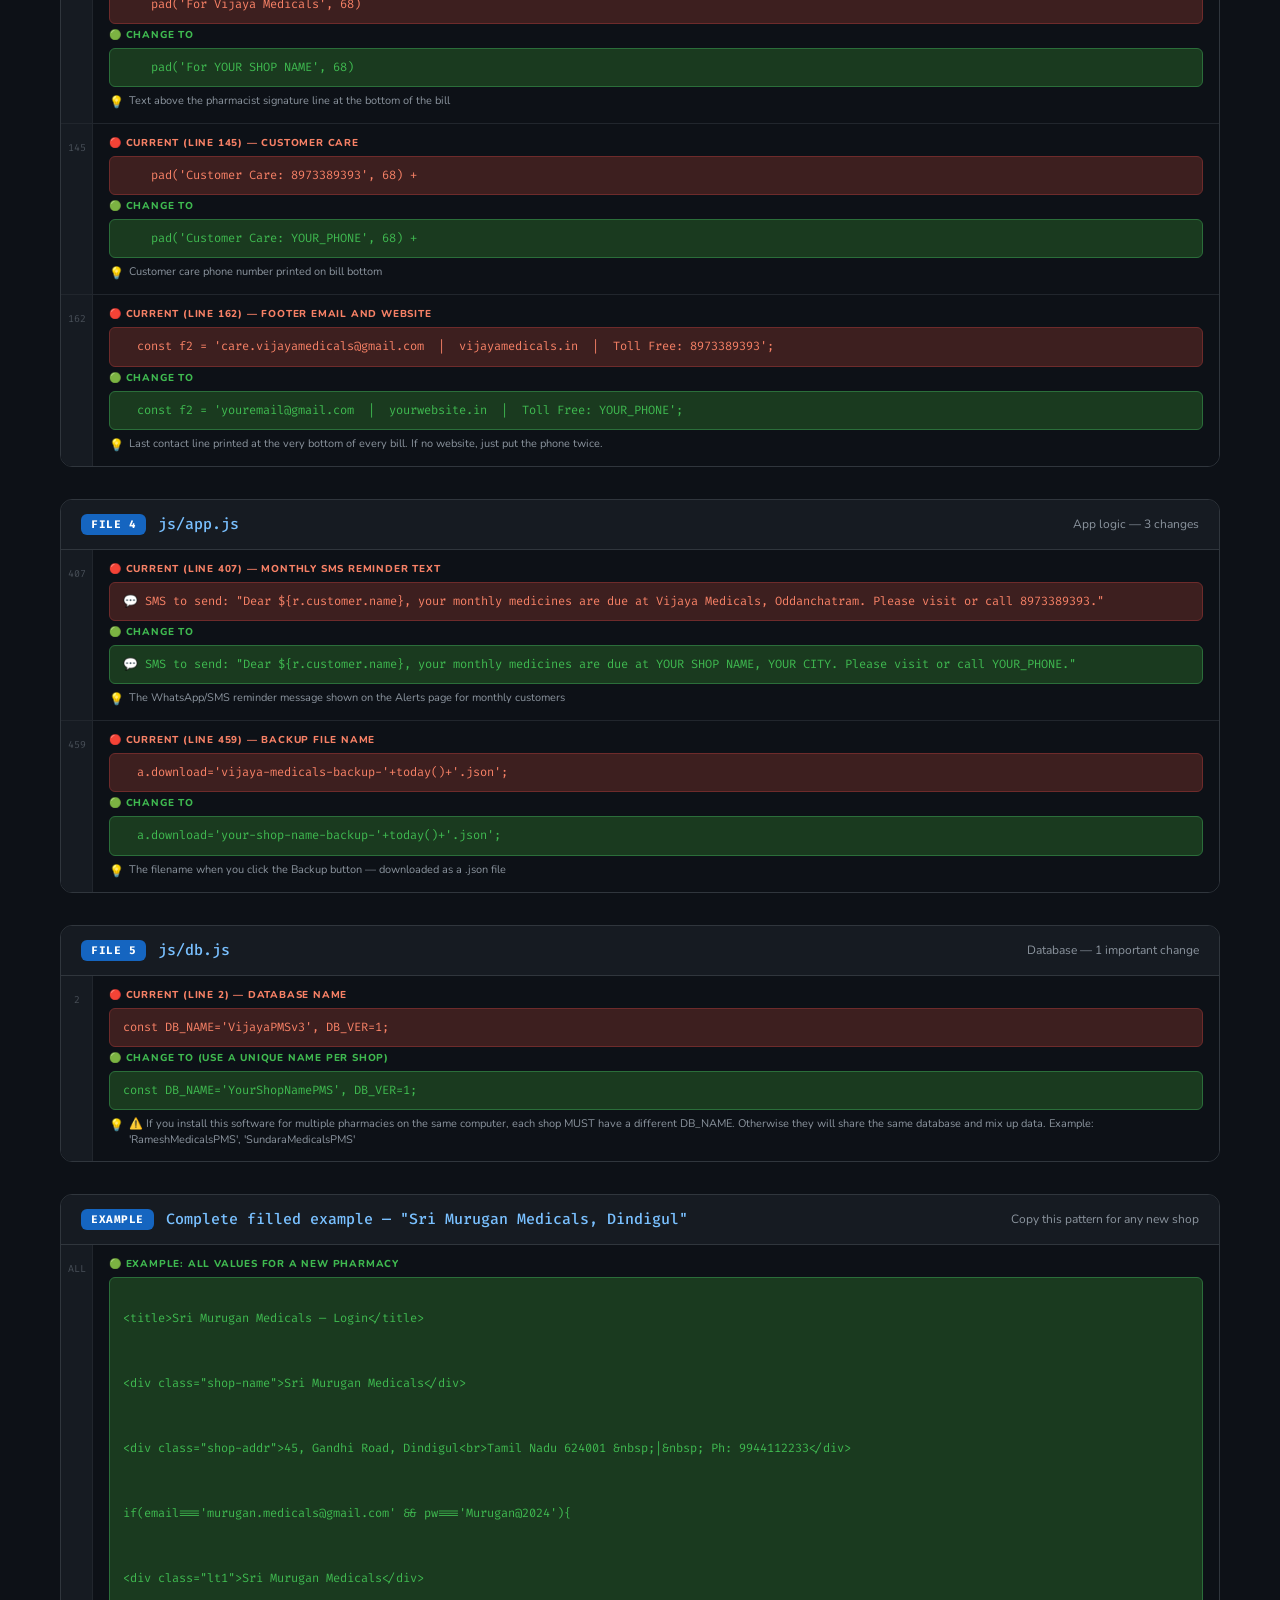
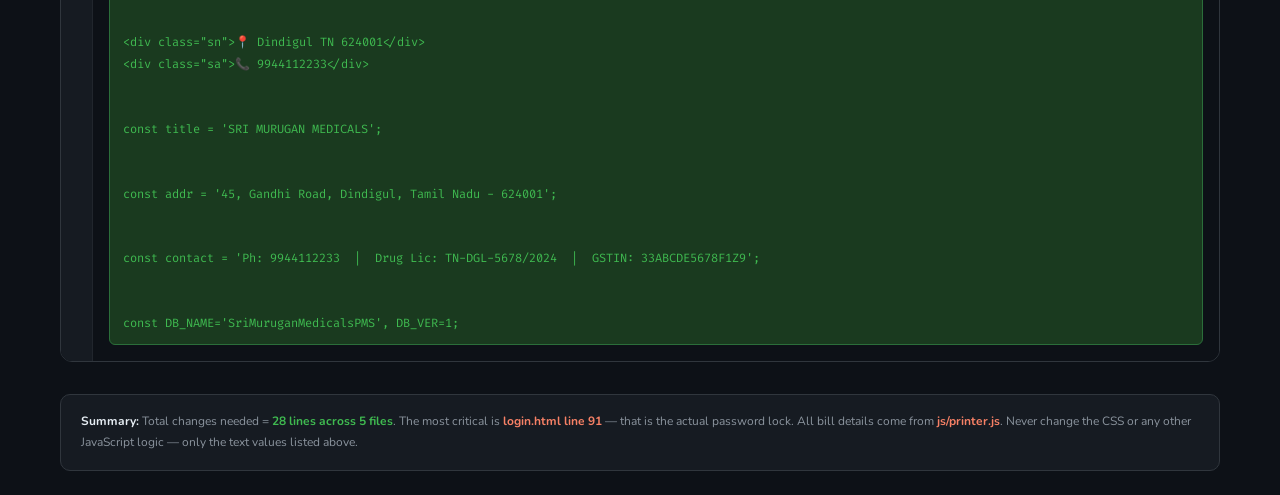
<file: vijaya-final/HOW-TO-CUSTOMIZE.html>
<!DOCTYPE html>
<html lang="en">
<head>
<meta charset="UTF-8">
<meta name="viewport" content="width=device-width,initial-scale=1.0">
<title>Vijaya Medicals — Full Customization Guide</title>
<link href="https://fonts.googleapis.com/css2?family=Nunito:wght@400;600;700;800;900&family=Teko:wght@600;700&family=Fira+Code:wght@400;500&display=swap" rel="stylesheet">
<style>
*{margin:0;padding:0;box-sizing:border-box}
body{font-family:'Nunito',sans-serif;background:#0D1117;color:#E6EDF3;min-height:100vh;padding:0}

/* TOP HEADER */
.top-header{background:linear-gradient(135deg,#0D47A1,#1565C0);padding:24px 32px;display:flex;align-items:center;justify-content:space-between;flex-wrap:wrap;gap:12px}
.th-left{display:flex;align-items:center;gap:14px}
.th-icon{width:46px;height:46px;background:rgba(255,255,255,.15);border-radius:10px;display:flex;align-items:center;justify-content:center;font-size:22px}
.th-title{font-family:'Teko',sans-serif;font-size:24px;font-weight:700;color:#fff;letter-spacing:.5px}
.th-sub{font-size:11px;color:#90CAF9;margin-top:2px;letter-spacing:.5px}
.th-badge{background:rgba(255,255,255,.15);color:#fff;padding:6px 14px;border-radius:20px;font-size:11px;font-weight:700;letter-spacing:.5px}

/* MAIN LAYOUT */
.container{max-width:1200px;margin:0 auto;padding:24px 20px}

/* FILE SECTION */
.file-section{margin-bottom:32px;border-radius:12px;overflow:hidden;border:1px solid #30363D}
.file-header{background:#161B22;padding:14px 20px;display:flex;align-items:center;gap:12px;border-bottom:1px solid #30363D}
.file-badge{background:#1565C0;color:#fff;padding:3px 10px;border-radius:6px;font-size:11px;font-weight:800;letter-spacing:.5px;font-family:'Fira Code',monospace}
.file-name{font-family:'Fira Code',monospace;font-size:15px;color:#79C0FF;font-weight:500}
.file-desc{font-size:12px;color:#8B949E;margin-left:auto}

/* CHANGE ROW */
.change-rows{background:#0D1117}
.change-row{border-bottom:1px solid #21262D;display:grid;grid-template-columns:32px 1fr;overflow:hidden}
.change-row:last-child{border-bottom:none}
.ln{background:#161B22;border-right:1px solid #21262D;padding:0;display:flex;flex-direction:column;align-items:center;justify-content:flex-start;padding-top:14px;min-width:32px}
.ln-num{font-family:'Fira Code',monospace;font-size:10px;color:#484F58;padding:0 6px;line-height:20px}
.change-body{padding:12px 16px}
.change-label{font-size:10px;font-weight:800;text-transform:uppercase;letter-spacing:.8px;margin-bottom:6px;display:flex;align-items:center;gap:6px}
.change-label.what{color:#F78166}
.change-label.to{color:#3FB950}
.code-block{font-family:'Fira Code',monospace;font-size:12px;border-radius:6px;padding:9px 13px;margin:4px 0;line-height:1.6;overflow-x:auto;white-space:pre}
.code-old{background:#3D1F1F;border:1px solid #6E2B2B;color:#F78166}
.code-new{background:#1A3A1F;border:1px solid #2B6E3A;color:#3FB950}
.note{font-size:11px;color:#8B949E;margin-top:6px;line-height:1.5;display:flex;align-items:flex-start;gap:5px}
.note::before{content:'💡';flex-shrink:0;font-size:12px}

/* SUMMARY TABLE */
.summary-grid{display:grid;grid-template-columns:repeat(3,1fr);gap:14px;margin-bottom:28px}
.scard{background:#161B22;border:1px solid #30363D;border-radius:10px;padding:14px 16px}
.scard-title{font-size:11px;font-weight:800;color:#79C0FF;text-transform:uppercase;letter-spacing:.8px;margin-bottom:8px;display:flex;align-items:center;gap:6px}
.scard-list{list-style:none}
.scard-list li{font-family:'Fira Code',monospace;font-size:11px;color:#8B949E;padding:3px 0;border-bottom:1px solid #21262D;display:flex;justify-content:space-between;gap:8px}
.scard-list li:last-child{border-bottom:none}
.scard-list li .file-tag{color:#E3B341;font-size:10px;white-space:nowrap}

/* SEARCH BOX */
.search-wrap{background:#161B22;border:1px solid #30363D;border-radius:10px;padding:14px 20px;margin-bottom:24px;display:flex;align-items:center;gap:12px}
.search-icon{font-size:18px}
.search-wrap input{background:transparent;border:none;outline:none;color:#E6EDF3;font-family:'Fira Code',monospace;font-size:13px;flex:1}
.search-wrap input::placeholder{color:#484F58}

/* QUICK REPLACE SECTION */
.qr-section{background:#161B22;border:1px solid #30363D;border-radius:12px;padding:20px;margin-bottom:28px}
.qr-title{font-family:'Teko',sans-serif;font-size:18px;color:#E3B341;margin-bottom:14px;display:flex;align-items:center;gap:8px}
.qr-grid{display:grid;grid-template-columns:1fr 1fr;gap:10px}
.qr-item{background:#0D1117;border:1px solid #21262D;border-radius:8px;padding:12px 14px}
.qr-key{font-size:10px;font-weight:800;color:#8B949E;text-transform:uppercase;letter-spacing:.5px;margin-bottom:4px}
.qr-val{font-family:'Fira Code',monospace;font-size:12px;color:#F78166;background:#3D1F1F;padding:4px 8px;border-radius:4px;display:block;margin-bottom:4px;overflow-x:auto;white-space:nowrap}
.qr-arrow{text-align:center;color:#484F58;font-size:11px;margin:2px 0}
.qr-new{font-family:'Fira Code',monospace;font-size:12px;color:#3FB950;background:#1A3A1F;padding:4px 8px;border-radius:4px;display:block;overflow-x:auto;white-space:nowrap}

@media(max-width:700px){
  .summary-grid{grid-template-columns:1fr}
  .qr-grid{grid-template-columns:1fr}
  .change-row{grid-template-columns:28px 1fr}
}
</style>
</head>
<body>

<div class="top-header">
  <div class="th-left">
    <div class="th-icon">🔧</div>
    <div>
      <div class="th-title">Full Customization Guide</div>
      <div class="th-sub">Every line to change in every file — Vijaya Medicals PMS</div>
    </div>
  </div>
  <div class="th-badge">4 Files · 28 Change Points</div>
</div>

<div class="container">

  <!-- QUICK FIND SUMMARY -->
  <div class="summary-grid">
    <div class="scard">
      <div class="scard-title">📄 login.html</div>
      <ul class="scard-list">
        <li><span>Page title</span><span class="file-tag">line 6</span></li>
        <li><span>Shop name</span><span class="file-tag">line 50</span></li>
        <li><span>Address</span><span class="file-tag">line 52</span></li>
        <li><span>Email placeholder</span><span class="file-tag">line 62</span></li>
        <li><span>Sign-in button text</span><span class="file-tag">line 72</span></li>
        <li><span>Footer info</span><span class="file-tag">line 75</span></li>
        <li><span>Login email check</span><span class="file-tag">line 91</span></li>
        <li><span>Login password check</span><span class="file-tag">line 91</span></li>
      </ul>
    </div>
    <div class="scard">
      <div class="scard-title">📄 index.html</div>
      <ul class="scard-list">
        <li><span>Browser tab title</span><span class="file-tag">line 6</span></li>
        <li><span>Sidebar shop name</span><span class="file-tag">line 24</span></li>
        <li><span>Sidebar address</span><span class="file-tag">line 29</span></li>
        <li><span>Sidebar phone</span><span class="file-tag">line 30</span></li>
        <li><span>Sidebar user email</span><span class="file-tag">line 55</span></li>
        <li><span>Settings shop name</span><span class="file-tag">line 326</span></li>
        <li><span>Settings address</span><span class="file-tag">line 328</span></li>
        <li><span>Settings phone/email</span><span class="file-tag">line 329-330</span></li>
        <li><span>Settings GST/DL</span><span class="file-tag">line 331-332</span></li>
      </ul>
    </div>
    <div class="scard">
      <div class="scard-title">📄 js/printer.js &amp; js/app.js</div>
      <ul class="scard-list">
        <li><span>Bill shop name</span><span class="file-tag">printer.js:49</span></li>
        <li><span>Bill address</span><span class="file-tag">printer.js:51</span></li>
        <li><span>Bill phone/GST/DL</span><span class="file-tag">printer.js:54</span></li>
        <li><span>Bill DL number</span><span class="file-tag">printer.js:67</span></li>
        <li><span>Bill footer shop</span><span class="file-tag">printer.js:142</span></li>
        <li><span>Bill footer phone</span><span class="file-tag">printer.js:145</span></li>
        <li><span>Bill footer email</span><span class="file-tag">printer.js:162</span></li>
        <li><span>SMS reminder text</span><span class="file-tag">app.js:407</span></li>
        <li><span>Backup file name</span><span class="file-tag">app.js:459</span></li>
      </ul>
    </div>
  </div>

  <!-- QUICK REPLACE BOX -->
  <div class="qr-section">
    <div class="qr-title">⚡ What to replace — at a glance</div>
    <div class="qr-grid">
      <div class="qr-item">
        <div class="qr-key">Shop Name</div>
        <span class="qr-val">Vijaya Medicals</span>
        <div class="qr-arrow">↓ replace with your shop name</div>
        <span class="qr-new">Your Shop Name Here</span>
      </div>
      <div class="qr-item">
        <div class="qr-key">Login Email</div>
        <span class="qr-val">care.vijayamedicals@gmail.com</span>
        <div class="qr-arrow">↓ replace with your email</div>
        <span class="qr-new">youremail@gmail.com</span>
      </div>
      <div class="qr-item">
        <div class="qr-key">Login Password</div>
        <span class="qr-val">Vijayamedicals</span>
        <div class="qr-arrow">↓ replace with your password</div>
        <span class="qr-new">YourPassword123</span>
      </div>
      <div class="qr-item">
        <div class="qr-key">Phone Number</div>
        <span class="qr-val">8973389393</span>
        <div class="qr-arrow">↓ replace with your phone</div>
        <span class="qr-new">9876543210</span>
      </div>
      <div class="qr-item">
        <div class="qr-key">Address</div>
        <span class="qr-val">FPQX+8M8, Thiruvalluvar Salai, Oddanchatram</span>
        <div class="qr-arrow">↓ replace with your address</div>
        <span class="qr-new">Your Street, Your City, State PIN</span>
      </div>
      <div class="qr-item">
        <div class="qr-key">GST Number</div>
        <span class="qr-val">33XXXXXVM01Z5</span>
        <div class="qr-arrow">↓ replace with your GSTIN</div>
        <span class="qr-new">33ABCDE1234F1Z5</span>
      </div>
      <div class="qr-item">
        <div class="qr-key">Drug Licence No</div>
        <span class="qr-val">TN-OD-1234/2023</span>
        <div class="qr-arrow">↓ replace with your DL number</div>
        <span class="qr-new">TN-XX-0000/2024</span>
      </div>
      <div class="qr-item">
        <div class="qr-key">Database Name</div>
        <span class="qr-val">VijayaPMSv3</span>
        <div class="qr-arrow">↓ replace with unique name per shop</div>
        <span class="qr-new">YourShopPMSv1</span>
      </div>
    </div>
  </div>

  <!-- ═══════════════════════════════════════ -->
  <!-- FILE 1: login.html -->
  <!-- ═══════════════════════════════════════ -->
  <div class="file-section">
    <div class="file-header">
      <span class="file-badge">FILE 1</span>
      <span class="file-name">login.html</span>
      <span class="file-desc">Login page — 8 changes</span>
    </div>

    <div class="change-rows">

      <div class="change-row">
        <div class="ln"><span class="ln-num">6</span></div>
        <div class="change-body">
          <div class="change-label what">🔴 Current (line 6)</div>
          <div class="code-block code-old">&lt;title&gt;Vijaya Medicals — Login&lt;/title&gt;</div>
          <div class="change-label to">🟢 Change to</div>
          <div class="code-block code-new">&lt;title&gt;YOUR SHOP NAME — Login&lt;/title&gt;</div>
          <div class="note">This is the browser tab title shown at the top of Chrome</div>
        </div>
      </div>

      <div class="change-row">
        <div class="ln"><span class="ln-num">50</span></div>
        <div class="change-body">
          <div class="change-label what">🔴 Current (line 50)</div>
          <div class="code-block code-old">    &lt;div class="shop-name"&gt;Vijaya Medicals&lt;/div&gt;</div>
          <div class="change-label to">🟢 Change to</div>
          <div class="code-block code-new">    &lt;div class="shop-name"&gt;YOUR SHOP NAME&lt;/div&gt;</div>
          <div class="note">Big shop name shown on the login card</div>
        </div>
      </div>

      <div class="change-row">
        <div class="ln"><span class="ln-num">52</span></div>
        <div class="change-body">
          <div class="change-label what">🔴 Current (line 52)</div>
          <div class="code-block code-old">    &lt;div class="shop-addr"&gt;FPQX+8M8, Thiruvalluvar Salai, Oddanchatram&lt;br&gt;Tamil Nadu 624619 &amp;nbsp;|&amp;nbsp; Ph: 8973389393&lt;/div&gt;</div>
          <div class="change-label to">🟢 Change to</div>
          <div class="code-block code-new">    &lt;div class="shop-addr"&gt;YOUR STREET, YOUR AREA, YOUR CITY&lt;br&gt;YOUR STATE PINCODE &amp;nbsp;|&amp;nbsp; Ph: YOUR_PHONE&lt;/div&gt;</div>
          <div class="note">Address and phone shown under the shop name on login page</div>
        </div>
      </div>

      <div class="change-row">
        <div class="ln"><span class="ln-num">62</span></div>
        <div class="change-body">
          <div class="change-label what">🔴 Current (line 62)</div>
          <div class="code-block code-old">    &lt;input type="email" id="email" placeholder="care.vijayamedicals@gmail.com" ...&gt;</div>
          <div class="change-label to">🟢 Change to</div>
          <div class="code-block code-new">    &lt;input type="email" id="email" placeholder="youremail@gmail.com" ...&gt;</div>
          <div class="note">Placeholder hint shown inside the email input box</div>
        </div>
      </div>

      <div class="change-row">
        <div class="ln"><span class="ln-num">72</span></div>
        <div class="change-body">
          <div class="change-label what">🔴 Current (line 72)</div>
          <div class="code-block code-old">  &lt;button class="btn-login" onclick="doLogin()"&gt;🔐 Sign In to Vijaya Medicals&lt;/button&gt;</div>
          <div class="change-label to">🟢 Change to</div>
          <div class="code-block code-new">  &lt;button class="btn-login" onclick="doLogin()"&gt;🔐 Sign In to YOUR SHOP NAME&lt;/button&gt;</div>
          <div class="note">Text on the blue login button</div>
        </div>
      </div>

      <div class="change-row">
        <div class="ln"><span class="ln-num">75</span></div>
        <div class="change-body">
          <div class="change-label what">🔴 Current (line 75)</div>
          <div class="code-block code-old">  &lt;div class="footer-info"&gt;Only care.vijayamedicals@gmail.com can access this system&lt;/div&gt;</div>
          <div class="change-label to">🟢 Change to</div>
          <div class="code-block code-new">  &lt;div class="footer-info"&gt;Only youremail@gmail.com can access this system&lt;/div&gt;</div>
          <div class="note">Small notice text at the very bottom of the login card</div>
        </div>
      </div>

      <div class="change-row">
        <div class="ln"><span class="ln-num">91</span></div>
        <div class="change-body">
          <div class="change-label what">🔴 Current (line 91) — LOGIN CREDENTIALS</div>
          <div class="code-block code-old">  if(email==='care.vijayamedicals@gmail.com' && pw==='Vijayamedicals'){</div>
          <div class="change-label to">🟢 Change to YOUR email and password</div>
          <div class="code-block code-new">  if(email==='youremail@gmail.com' && pw==='YourPassword123'){</div>
          <div class="note">⚠️ MOST IMPORTANT LINE — this is the actual security check. Change both email and password here. Password is case-sensitive. Use a strong password.</div>
        </div>
      </div>

    </div>
  </div>

  <!-- ═══════════════════════════════════════ -->
  <!-- FILE 2: index.html -->
  <!-- ═══════════════════════════════════════ -->
  <div class="file-section">
    <div class="file-header">
      <span class="file-badge">FILE 2</span>
      <span class="file-name">index.html</span>
      <span class="file-desc">Main software page — 10 changes</span>
    </div>

    <div class="change-rows">

      <div class="change-row">
        <div class="ln"><span class="ln-num">6</span></div>
        <div class="change-body">
          <div class="change-label what">🔴 Current (line 6)</div>
          <div class="code-block code-old">&lt;title&gt;Vijaya Medicals — PMS v3&lt;/title&gt;</div>
          <div class="change-label to">🟢 Change to</div>
          <div class="code-block code-new">&lt;title&gt;YOUR SHOP NAME — PMS v3&lt;/title&gt;</div>
          <div class="note">Browser tab title for the main software window</div>
        </div>
      </div>

      <div class="change-row">
        <div class="ln"><span class="ln-num">24</span></div>
        <div class="change-body">
          <div class="change-label what">🔴 Current (line 24)</div>
          <div class="code-block code-old">      &lt;div class="lt1"&gt;Vijaya Medicals&lt;/div&gt;</div>
          <div class="change-label to">🟢 Change to</div>
          <div class="code-block code-new">      &lt;div class="lt1"&gt;YOUR SHOP NAME&lt;/div&gt;</div>
          <div class="note">Shop name shown in the dark sidebar at the top left</div>
        </div>
      </div>

      <div class="change-row">
        <div class="ln"><span class="ln-num">29</span></div>
        <div class="change-body">
          <div class="change-label what">🔴 Current (line 29)</div>
          <div class="code-block code-old">    &lt;div class="sn"&gt;📍 Oddanchatram TN 624619&lt;/div&gt;</div>
          <div class="change-label to">🟢 Change to</div>
          <div class="code-block code-new">    &lt;div class="sn"&gt;📍 YOUR CITY STATE PINCODE&lt;/div&gt;</div>
          <div class="note">Short address shown under shop name in sidebar</div>
        </div>
      </div>

      <div class="change-row">
        <div class="ln"><span class="ln-num">30</span></div>
        <div class="change-body">
          <div class="change-label what">🔴 Current (line 30)</div>
          <div class="code-block code-old">    &lt;div class="sa"&gt;📞 8973389393&lt;/div&gt;</div>
          <div class="change-label to">🟢 Change to</div>
          <div class="code-block code-new">    &lt;div class="sa"&gt;📞 YOUR_PHONE_NUMBER&lt;/div&gt;</div>
          <div class="note">Phone number shown in sidebar below address</div>
        </div>
      </div>

      <div class="change-row">
        <div class="ln"><span class="ln-num">55</span></div>
        <div class="change-body">
          <div class="change-label what">🔴 Current (line 55)</div>
          <div class="code-block code-old">      &lt;div class="ud"&gt;&lt;small&gt;care.vijayamedicals@gmail.com&lt;/small&gt;&lt;strong&gt;Admin&lt;/strong&gt;&lt;/div&gt;</div>
          <div class="change-label to">🟢 Change to</div>
          <div class="code-block code-new">      &lt;div class="ud"&gt;&lt;small&gt;youremail@gmail.com&lt;/small&gt;&lt;strong&gt;Admin&lt;/strong&gt;&lt;/div&gt;</div>
          <div class="note">Email shown at the very bottom of the sidebar in the user pill</div>
        </div>
      </div>

      <div class="change-row">
        <div class="ln"><span class="ln-num">326</span></div>
        <div class="change-body">
          <div class="change-label what">🔴 Current (line 326)</div>
          <div class="code-block code-old">              &lt;input id="st-shopName" value="Vijaya Medicals"&gt;</div>
          <div class="change-label to">🟢 Change to</div>
          <div class="code-block code-new">              &lt;input id="st-shopName" value="YOUR SHOP NAME"&gt;</div>
          <div class="note">Default value shown in Settings page → Shop Name field</div>
        </div>
      </div>

      <div class="change-row">
        <div class="ln"><span class="ln-num">328</span></div>
        <div class="change-body">
          <div class="change-label what">🔴 Current (line 328)</div>
          <div class="code-block code-old">              &lt;input id="st-address" value="FPQX+8M8, Thiruvalluvar Salai, Oddanchatram, TN 624619"&gt;</div>
          <div class="change-label to">🟢 Change to</div>
          <div class="code-block code-new">              &lt;input id="st-address" value="YOUR FULL STREET ADDRESS, CITY, STATE PINCODE"&gt;</div>
          <div class="note">Default value in Settings page → Address field</div>
        </div>
      </div>

      <div class="change-row">
        <div class="ln"><span class="ln-num">329–330</span></div>
        <div class="change-body">
          <div class="change-label what">🔴 Current (lines 329–330)</div>
          <div class="code-block code-old">              &lt;input id="st-phone" value="8973389393"&gt;
              &lt;input id="st-email" value="care.vijayamedicals@gmail.com"&gt;</div>
          <div class="change-label to">🟢 Change to</div>
          <div class="code-block code-new">              &lt;input id="st-phone" value="YOUR_PHONE"&gt;
              &lt;input id="st-email" value="youremail@gmail.com"&gt;</div>
          <div class="note">Default phone and email in Settings page</div>
        </div>
      </div>

      <div class="change-row">
        <div class="ln"><span class="ln-num">331–332</span></div>
        <div class="change-body">
          <div class="change-label what">🔴 Current (lines 331–332)</div>
          <div class="code-block code-old">              &lt;input id="st-gst" value="33XXXXXVM01Z5"&gt;
              &lt;input id="st-dlNo" value="TN-OD-1234/2023"&gt;</div>
          <div class="change-label to">🟢 Change to</div>
          <div class="code-block code-new">              &lt;input id="st-gst" value="YOUR_GSTIN_NUMBER"&gt;
              &lt;input id="st-dlNo" value="YOUR_DRUG_LICENCE_NO"&gt;</div>
          <div class="note">GST number and Drug Licence number in Settings page. These print on every bill.</div>
        </div>
      </div>

    </div>
  </div>

  <!-- ═══════════════════════════════════════ -->
  <!-- FILE 3: js/printer.js -->
  <!-- ═══════════════════════════════════════ -->
  <div class="file-section">
    <div class="file-header">
      <span class="file-badge">FILE 3</span>
      <span class="file-name">js/printer.js</span>
      <span class="file-desc">Dot matrix bill printing — 7 changes</span>
    </div>

    <div class="change-rows">

      <div class="change-row">
        <div class="ln"><span class="ln-num">49</span></div>
        <div class="change-body">
          <div class="change-label what">🔴 Current (line 49) — Bill header shop name</div>
          <div class="code-block code-old">  const title = 'VIJAYA MEDICALS';</div>
          <div class="change-label to">🟢 Change to</div>
          <div class="code-block code-new">  const title = 'YOUR SHOP NAME IN CAPS';</div>
          <div class="note">The big centred name at the very top of every printed bill</div>
        </div>
      </div>

      <div class="change-row">
        <div class="ln"><span class="ln-num">50–51</span></div>
        <div class="change-body">
          <div class="change-label what">🔴 Current (lines 50–51) — Bill sub-title and address</div>
          <div class="code-block code-old">  const sub  = 'Pharmacy & Medical Store';
  const addr = 'FPQX+8M8, Thiruvalluvar Salai, Oddanchatram, Tamil Nadu - 624619';</div>
          <div class="change-label to">🟢 Change to</div>
          <div class="code-block code-new">  const sub  = 'Pharmacy & Medical Store';
  const addr = 'YOUR FULL ADDRESS, YOUR CITY, YOUR STATE - PINCODE';</div>
          <div class="note">Second and third lines of the bill header — printed on every bill</div>
        </div>
      </div>

      <div class="change-row">
        <div class="ln"><span class="ln-num">54</span></div>
        <div class="change-body">
          <div class="change-label what">🔴 Current (line 54) — Bill contact line</div>
          <div class="code-block code-old">  const contact = 'Ph: 8973389393  |  Drug Lic: TN-OD-1234/2023  |  GSTIN: 33XXXXXVM01Z5';</div>
          <div class="change-label to">🟢 Change to</div>
          <div class="code-block code-new">  const contact = 'Ph: YOUR_PHONE  |  Drug Lic: YOUR_DL_NO  |  GSTIN: YOUR_GSTIN';</div>
          <div class="note">Fourth line of bill header — phone, drug licence, and GSTIN. This prints on every bill.</div>
        </div>
      </div>

      <div class="change-row">
        <div class="ln"><span class="ln-num">67</span></div>
        <div class="change-body">
          <div class="change-label what">🔴 Current (line 67) — DL number in bill meta row</div>
          <div class="code-block code-old">  const r2 = `DL#     : TN-OD-1234/2023`;</div>
          <div class="change-label to">🟢 Change to</div>
          <div class="code-block code-new">  const r2 = `DL#     : YOUR_DRUG_LICENCE_NO`;</div>
          <div class="note">Drug licence shown in the bill date/terminal row</div>
        </div>
      </div>

      <div class="change-row">
        <div class="ln"><span class="ln-num">142</span></div>
        <div class="change-body">
          <div class="change-label what">🔴 Current (line 142) — Signature section</div>
          <div class="code-block code-old">    pad('For Vijaya Medicals', 68)</div>
          <div class="change-label to">🟢 Change to</div>
          <div class="code-block code-new">    pad('For YOUR SHOP NAME', 68)</div>
          <div class="note">Text above the pharmacist signature line at the bottom of the bill</div>
        </div>
      </div>

      <div class="change-row">
        <div class="ln"><span class="ln-num">145</span></div>
        <div class="change-body">
          <div class="change-label what">🔴 Current (line 145) — Customer care</div>
          <div class="code-block code-old">    pad('Customer Care: 8973389393', 68) +</div>
          <div class="change-label to">🟢 Change to</div>
          <div class="code-block code-new">    pad('Customer Care: YOUR_PHONE', 68) +</div>
          <div class="note">Customer care phone number printed on bill bottom</div>
        </div>
      </div>

      <div class="change-row">
        <div class="ln"><span class="ln-num">162</span></div>
        <div class="change-body">
          <div class="change-label what">🔴 Current (line 162) — Footer email and website</div>
          <div class="code-block code-old">  const f2 = 'care.vijayamedicals@gmail.com  |  vijayamedicals.in  |  Toll Free: 8973389393';</div>
          <div class="change-label to">🟢 Change to</div>
          <div class="code-block code-new">  const f2 = 'youremail@gmail.com  |  yourwebsite.in  |  Toll Free: YOUR_PHONE';</div>
          <div class="note">Last contact line printed at the very bottom of every bill. If no website, just put the phone twice.</div>
        </div>
      </div>

    </div>
  </div>

  <!-- ═══════════════════════════════════════ -->
  <!-- FILE 4: js/app.js -->
  <!-- ═══════════════════════════════════════ -->
  <div class="file-section">
    <div class="file-header">
      <span class="file-badge">FILE 4</span>
      <span class="file-name">js/app.js</span>
      <span class="file-desc">App logic — 3 changes</span>
    </div>

    <div class="change-rows">

      <div class="change-row">
        <div class="ln"><span class="ln-num">407</span></div>
        <div class="change-body">
          <div class="change-label what">🔴 Current (line 407) — Monthly SMS reminder text</div>
          <div class="code-block code-old">💬 SMS to send: "Dear ${r.customer.name}, your monthly medicines are due at Vijaya Medicals, Oddanchatram. Please visit or call 8973389393."</div>
          <div class="change-label to">🟢 Change to</div>
          <div class="code-block code-new">💬 SMS to send: "Dear ${r.customer.name}, your monthly medicines are due at YOUR SHOP NAME, YOUR CITY. Please visit or call YOUR_PHONE."</div>
          <div class="note">The WhatsApp/SMS reminder message shown on the Alerts page for monthly customers</div>
        </div>
      </div>

      <div class="change-row">
        <div class="ln"><span class="ln-num">459</span></div>
        <div class="change-body">
          <div class="change-label what">🔴 Current (line 459) — Backup file name</div>
          <div class="code-block code-old">  a.download='vijaya-medicals-backup-'+today()+'.json';</div>
          <div class="change-label to">🟢 Change to</div>
          <div class="code-block code-new">  a.download='your-shop-name-backup-'+today()+'.json';</div>
          <div class="note">The filename when you click the Backup button — downloaded as a .json file</div>
        </div>
      </div>

    </div>
  </div>

  <!-- ═══════════════════════════════════════ -->
  <!-- FILE 5: js/db.js -->
  <!-- ═══════════════════════════════════════ -->
  <div class="file-section">
    <div class="file-header">
      <span class="file-badge">FILE 5</span>
      <span class="file-name">js/db.js</span>
      <span class="file-desc">Database — 1 important change</span>
    </div>

    <div class="change-rows">

      <div class="change-row">
        <div class="ln"><span class="ln-num">2</span></div>
        <div class="change-body">
          <div class="change-label what">🔴 Current (line 2) — Database name</div>
          <div class="code-block code-old">const DB_NAME='VijayaPMSv3', DB_VER=1;</div>
          <div class="change-label to">🟢 Change to (use a unique name per shop)</div>
          <div class="code-block code-new">const DB_NAME='YourShopNamePMS', DB_VER=1;</div>
          <div class="note">⚠️ If you install this software for multiple pharmacies on the same computer, each shop MUST have a different DB_NAME. Otherwise they will share the same database and mix up data. Example: 'RameshMedicalsPMS', 'SundaraMedicalsPMS'</div>
        </div>
      </div>

    </div>
  </div>

  <!-- COMPLETE EXAMPLE -->
  <div class="file-section">
    <div class="file-header">
      <span class="file-badge">EXAMPLE</span>
      <span class="file-name">Complete filled example — "Sri Murugan Medicals, Dindigul"</span>
      <span class="file-desc">Copy this pattern for any new shop</span>
    </div>
    <div class="change-rows">
      <div class="change-row">
        <div class="ln"><span class="ln-num">ALL</span></div>
        <div class="change-body">
          <div class="change-label to">🟢 Example: All values for a new pharmacy</div>
          <div class="code-block code-new" style="line-height:1.8"><!-- login.html line 6 -->
&lt;title&gt;Sri Murugan Medicals — Login&lt;/title&gt;

<!-- login.html line 50 -->
&lt;div class="shop-name"&gt;Sri Murugan Medicals&lt;/div&gt;

<!-- login.html line 52 -->
&lt;div class="shop-addr"&gt;45, Gandhi Road, Dindigul&lt;br&gt;Tamil Nadu 624001 &amp;nbsp;|&amp;nbsp; Ph: 9944112233&lt;/div&gt;

<!-- login.html line 91 — CREDENTIALS -->
if(email==='murugan.medicals@gmail.com' &amp;&amp; pw==='Murugan@2024'){

<!-- index.html line 24 -->
&lt;div class="lt1"&gt;Sri Murugan Medicals&lt;/div&gt;

<!-- index.html line 29-30 -->
&lt;div class="sn"&gt;📍 Dindigul TN 624001&lt;/div&gt;
&lt;div class="sa"&gt;📞 9944112233&lt;/div&gt;

<!-- printer.js line 49 -->
const title = 'SRI MURUGAN MEDICALS';

<!-- printer.js line 51 -->
const addr = '45, Gandhi Road, Dindigul, Tamil Nadu - 624001';

<!-- printer.js line 54 -->
const contact = 'Ph: 9944112233  |  Drug Lic: TN-DGL-5678/2024  |  GSTIN: 33ABCDE5678F1Z9';

<!-- db.js line 2 -->
const DB_NAME='SriMuruganMedicalsPMS', DB_VER=1;</div>
        </div>
      </div>
    </div>
  </div>

  <div style="background:#161B22;border:1px solid #30363D;border-radius:10px;padding:16px 20px;margin-top:8px;font-size:12px;color:#8B949E;line-height:1.8">
    <strong style="color:#E6EDF3">Summary:</strong> Total changes needed = <strong style="color:#3FB950">28 lines across 5 files</strong>.
    The most critical is <strong style="color:#F78166">login.html line 91</strong> — that is the actual password lock.
    All bill details come from <strong style="color:#F78166">js/printer.js</strong>.
    Never change the CSS or any other JavaScript logic — only the text values listed above.
  </div>

</div>
</body>
</html>
</file>
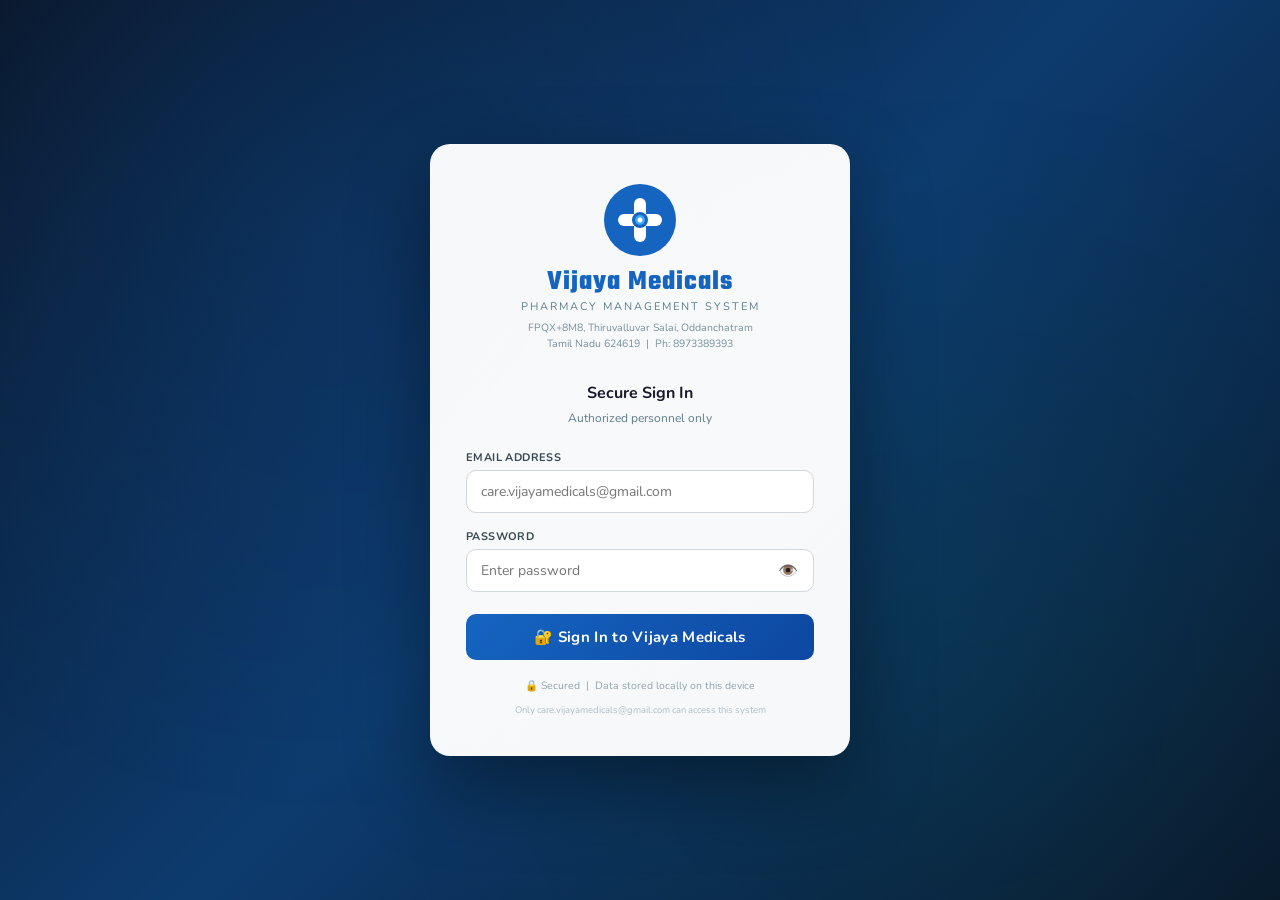
<file: vijaya-final/login.html>
<!DOCTYPE html>
<html lang="en">
<head>
<meta charset="UTF-8">
<meta name="viewport" content="width=device-width,initial-scale=1.0">
<title>Vijaya Medicals — Login</title>
<link href="https://fonts.googleapis.com/css2?family=Nunito:wght@400;600;700;800;900&family=Teko:wght@500;600;700&display=swap" rel="stylesheet">
<style>
*{margin:0;padding:0;box-sizing:border-box}
body{font-family:'Nunito',sans-serif;background:linear-gradient(135deg,#0a1628 0%,#0d3b6e 50%,#0a1628 100%);min-height:100vh;display:flex;align-items:center;justify-content:center;padding:16px}
.bg-pattern{position:fixed;inset:0;background-image:radial-gradient(circle at 25% 25%,rgba(21,101,192,0.15) 0%,transparent 50%),radial-gradient(circle at 75% 75%,rgba(0,150,136,0.1) 0%,transparent 50%);pointer-events:none}
.card{background:rgba(255,255,255,0.97);border-radius:20px;padding:40px 36px;width:100%;max-width:420px;box-shadow:0 30px 80px rgba(0,0,0,0.4);position:relative;animation:slideUp .5s ease}
@keyframes slideUp{from{opacity:0;transform:translateY(30px)}to{opacity:1;transform:translateY(0)}}
.logo-area{text-align:center;margin-bottom:30px}
.logo-svg{margin:0 auto 12px;display:block}
.shop-name{font-family:'Teko',sans-serif;font-size:28px;font-weight:700;color:#1565C0;letter-spacing:1px;line-height:1}
.shop-tag{font-size:11px;color:#607D8B;letter-spacing:2px;text-transform:uppercase;margin-top:3px}
.shop-addr{font-size:10.5px;color:#78909C;margin-top:6px;line-height:1.5}
h2{font-size:16px;font-weight:700;color:#1A1A2E;margin-bottom:6px;text-align:center}
.sub{font-size:12px;color:#607D8B;text-align:center;margin-bottom:24px}
.fgroup{margin-bottom:16px}
label{display:block;font-size:11px;font-weight:700;color:#37474F;text-transform:uppercase;letter-spacing:.4px;margin-bottom:5px}
input{width:100%;padding:11px 14px;border:1.5px solid #CFD8DC;border-radius:10px;font-size:14px;font-family:'Nunito',sans-serif;color:#1A1A2E;background:#fff;transition:.2s;outline:none}
input:focus{border-color:#1565C0;box-shadow:0 0 0 3px rgba(21,101,192,0.12)}
.pw-wrap{position:relative}
.pw-wrap input{padding-right:44px}
.pw-toggle{position:absolute;right:12px;top:50%;transform:translateY(-50%);background:none;border:none;cursor:pointer;color:#90A4AE;font-size:16px;padding:4px}
.btn-login{width:100%;padding:13px;background:linear-gradient(135deg,#1565C0,#0D47A1);color:#fff;border:none;border-radius:10px;font-size:15px;font-weight:700;font-family:'Nunito',sans-serif;cursor:pointer;transition:.2s;margin-top:6px;letter-spacing:.3px}
.btn-login:hover{transform:translateY(-1px);box-shadow:0 6px 20px rgba(21,101,192,0.4)}
.btn-login:active{transform:translateY(0)}
.error{background:#FFEBEE;border:1px solid #FFCDD2;border-radius:8px;padding:10px 14px;font-size:12px;font-weight:600;color:#C62828;margin-bottom:14px;display:none;align-items:center;gap:8px}
.error.show{display:flex}
.secure-note{text-align:center;margin-top:18px;font-size:10.5px;color:#90A4AE;display:flex;align-items:center;justify-content:center;gap:5px}
.footer-info{text-align:center;margin-top:10px;font-size:9.5px;color:#B0BEC5}
</style>
</head>
<body>
<div class="bg-pattern"></div>
<div class="card">
  <!-- LOGO SVG -->
  <div class="logo-area">
    <svg class="logo-svg" width="72" height="72" viewBox="0 0 72 72" xmlns="http://www.w3.org/2000/svg">
      <circle cx="36" cy="36" r="36" fill="#1565C0"/>
      <rect x="30" y="14" width="12" height="44" rx="6" fill="white"/>
      <rect x="14" y="30" width="44" height="12" rx="6" fill="white"/>
      <circle cx="36" cy="36" r="8" fill="#1565C0"/>
      <circle cx="36" cy="36" r="5" fill="#42A5F5"/>
      <circle cx="36" cy="36" r="2.5" fill="white"/>
    </svg>
    <div class="shop-name">Vijaya Medicals</div>
    <div class="shop-tag">Pharmacy Management System</div>
    <div class="shop-addr">FPQX+8M8, Thiruvalluvar Salai, Oddanchatram<br>Tamil Nadu 624619 &nbsp;|&nbsp; Ph: 8973389393</div>
  </div>

  <h2>Secure Sign In</h2>
  <p class="sub">Authorized personnel only</p>

  <div class="error" id="err-msg">&#10060; Invalid email or password. Access denied.</div>

  <div class="fgroup">
    <label>Email Address</label>
    <input type="email" id="email" placeholder="care.vijayamedicals@gmail.com" autocomplete="email">
  </div>
  <div class="fgroup">
    <label>Password</label>
    <div class="pw-wrap">
      <input type="password" id="password" placeholder="Enter password" id="password" autocomplete="current-password">
      <button class="pw-toggle" onclick="togglePw()" type="button" id="pw-eye">👁️</button>
    </div>
  </div>

  <button class="btn-login" onclick="doLogin()">🔐 Sign In to Vijaya Medicals</button>

  <div class="secure-note">🔒 Secured &nbsp;|&nbsp; Data stored locally on this device</div>
  <div class="footer-info">Only care.vijayamedicals@gmail.com can access this system</div>
</div>

<script>
function togglePw(){
  const inp=document.getElementById('password');
  const eye=document.getElementById('pw-eye');
  if(inp.type==='password'){inp.type='text';eye.textContent='🙈'}
  else{inp.type='password';eye.textContent='👁️'}
}

function doLogin(){
  const email=document.getElementById('email').value.trim().toLowerCase();
  const pw=document.getElementById('password').value;
  const err=document.getElementById('err-msg');

  if(email==='care.vijayamedicals@gmail.com' && pw==='Vijayamedicals'){
    sessionStorage.setItem('vm_auth','1');
    sessionStorage.setItem('vm_login_time',Date.now());
    window.location.href='index.html';
  } else {
    err.classList.add('show');
    document.getElementById('password').value='';
    setTimeout(()=>err.classList.remove('show'),4000);
  }
}

document.addEventListener('keydown',e=>{ if(e.key==='Enter') doLogin(); });

// Auto redirect if already logged in
if(sessionStorage.getItem('vm_auth')==='1'){
  window.location.href='index.html';
}
</script>
</body>
</html>
</file>
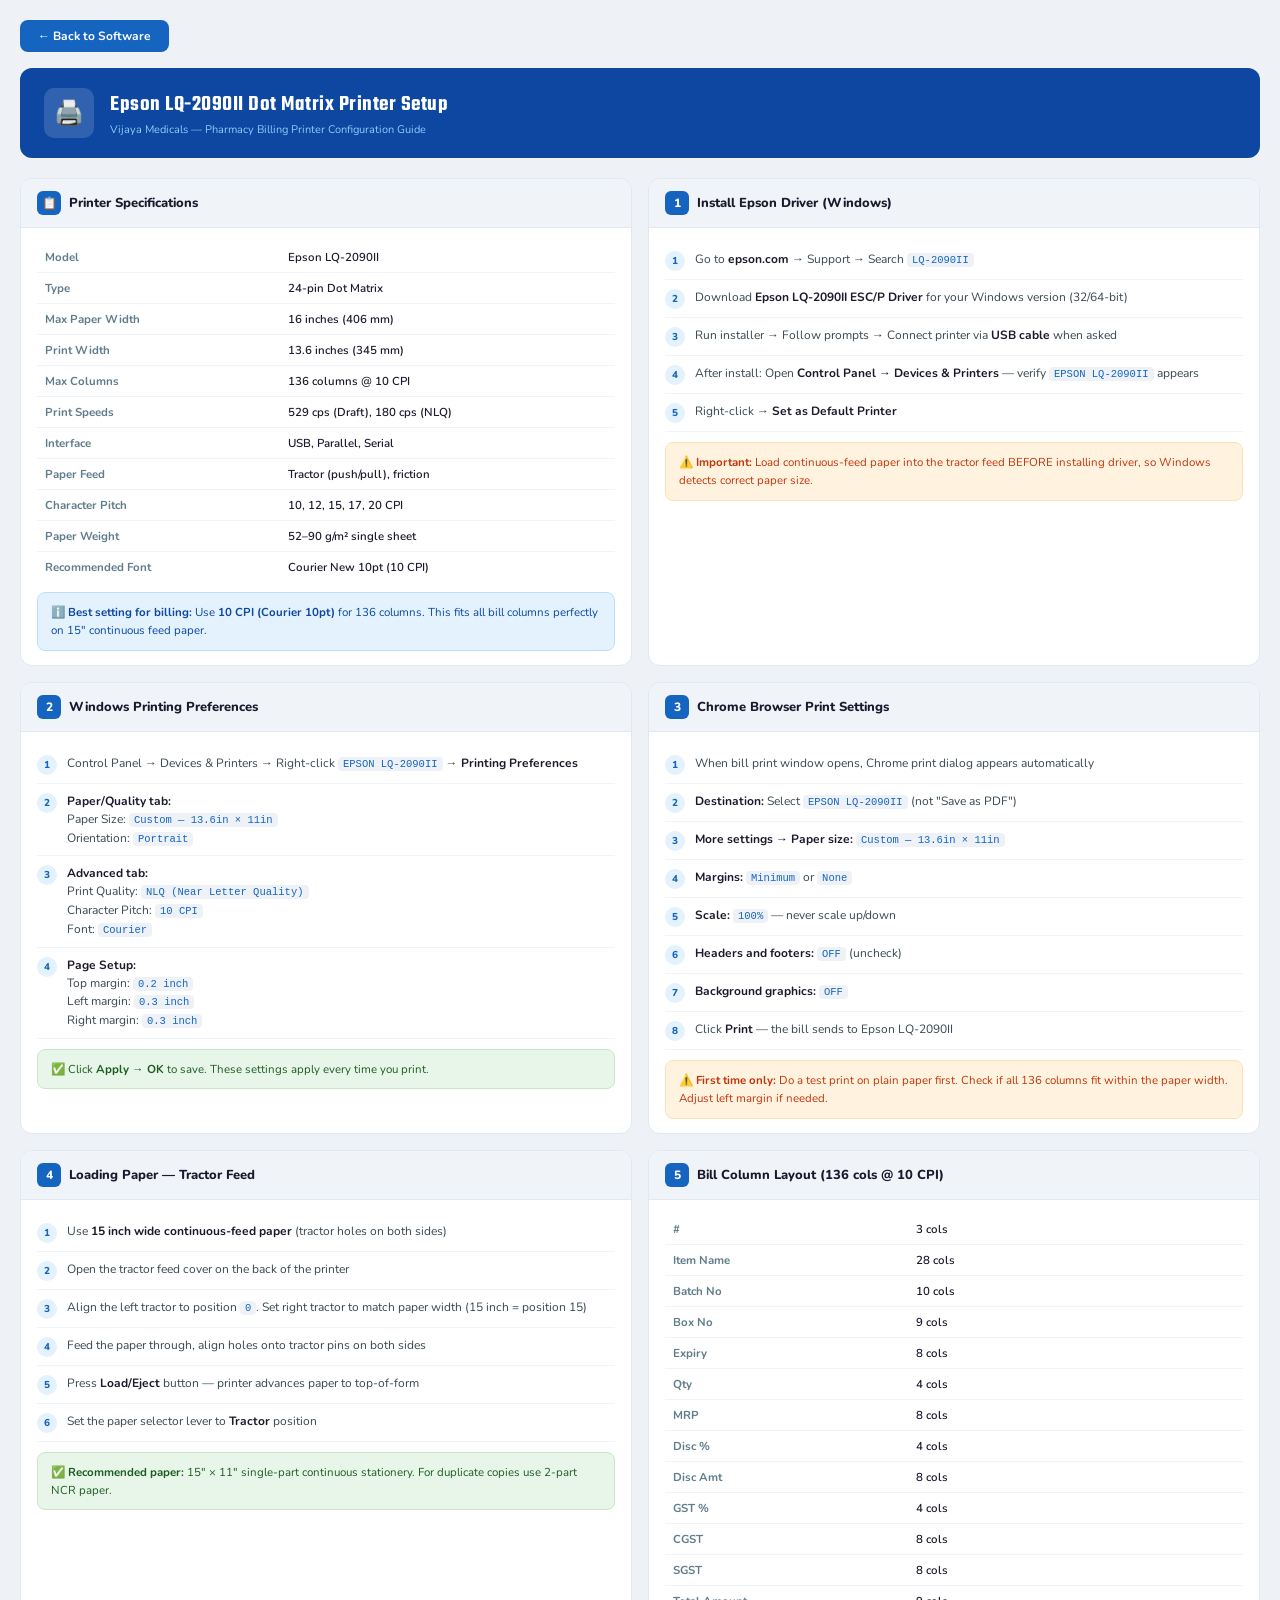
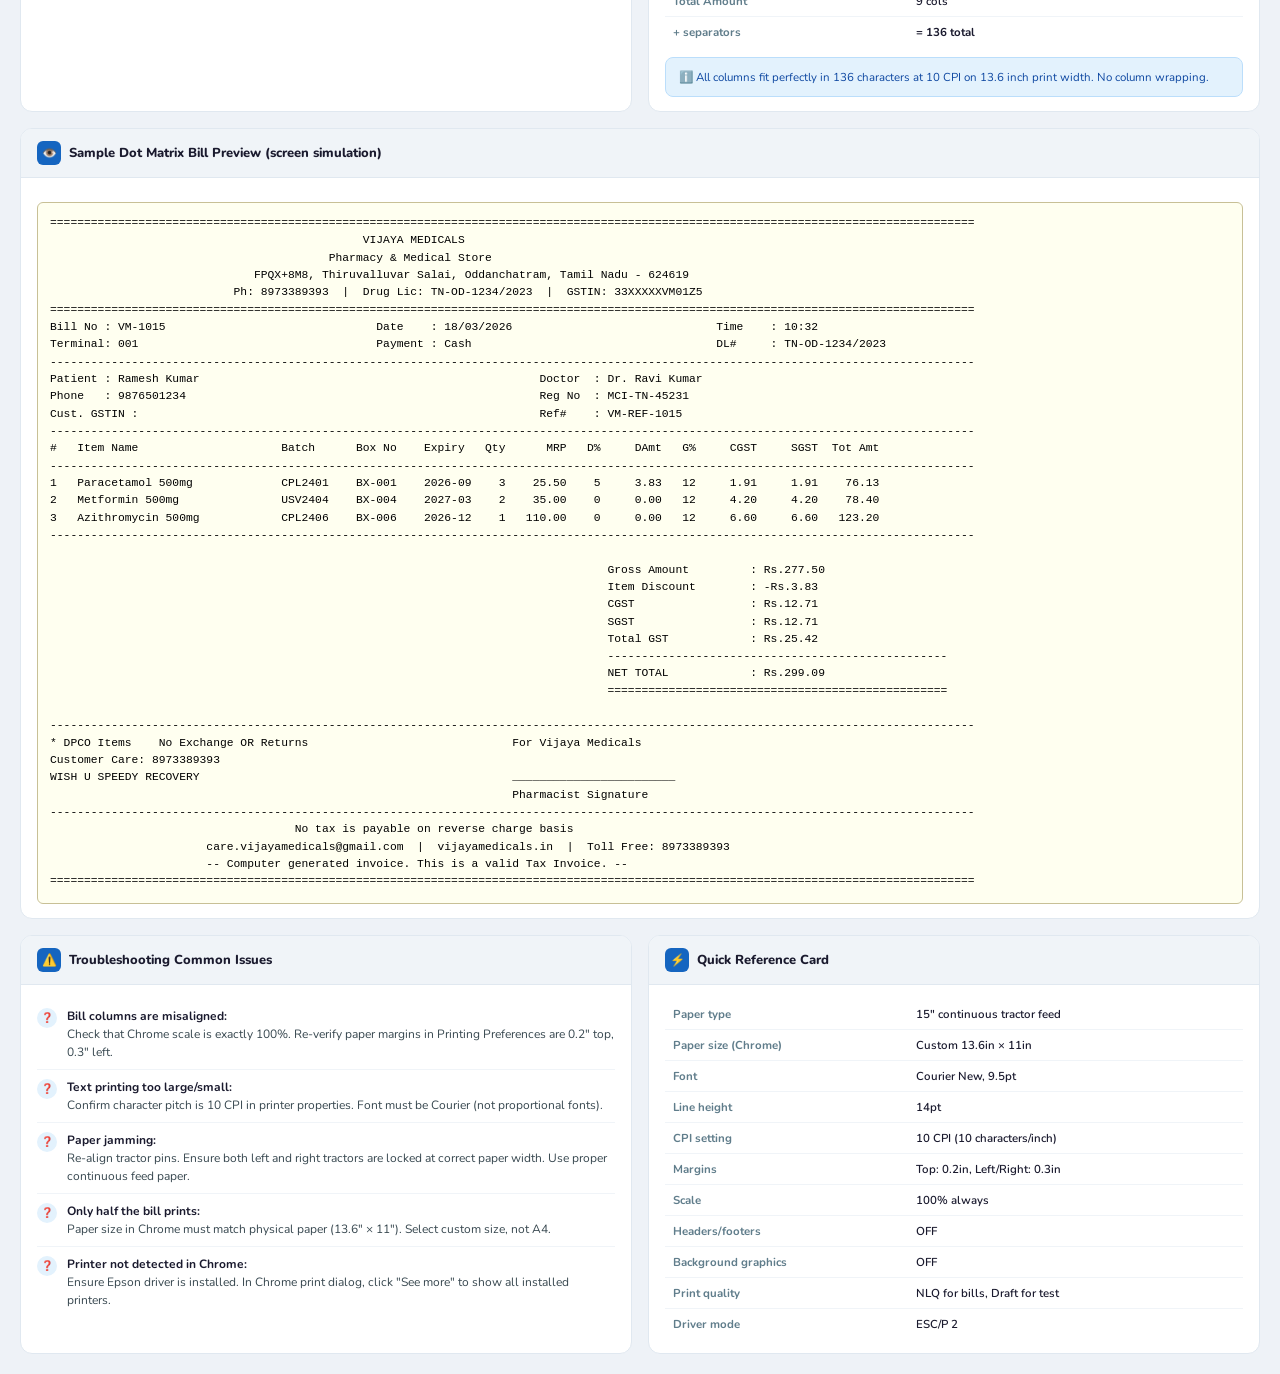
<file: vijaya-final/printer-setup.html>
<!DOCTYPE html>
<html lang="en">
<head>
<meta charset="UTF-8">
<meta name="viewport" content="width=device-width,initial-scale=1.0">
<title>Epson LQ-2090II Setup — Vijaya Medicals</title>
<link href="https://fonts.googleapis.com/css2?family=Nunito:wght@400;600;700;800&family=Teko:wght@600;700&display=swap" rel="stylesheet">
<style>
*{margin:0;padding:0;box-sizing:border-box}
body{font-family:'Nunito',sans-serif;background:#EEF2F7;color:#1A1A2E;padding:20px}
.header{background:#0D47A1;color:white;border-radius:12px;padding:20px 24px;margin-bottom:20px;display:flex;align-items:center;gap:16px}
.hico{width:50px;height:50px;background:rgba(255,255,255,.15);border-radius:10px;display:flex;align-items:center;justify-content:center;font-size:24px;flex-shrink:0}
.ht1{font-family:'Teko',sans-serif;font-size:22px;font-weight:600;letter-spacing:.5px}
.ht2{font-size:11px;color:#90CAF9;margin-top:2px}
.grid{display:grid;grid-template-columns:1fr 1fr;gap:16px}
.card{background:white;border-radius:12px;border:1px solid #E0E8F0;overflow:hidden}
.card-head{background:#F0F4F8;padding:12px 16px;border-bottom:1px solid #E0E8F0;display:flex;align-items:center;gap:8px}
.card-head .num{width:24px;height:24px;background:#1565C0;color:white;border-radius:6px;display:flex;align-items:center;justify-content:center;font-size:12px;font-weight:800;flex-shrink:0}
.card-title{font-size:13px;font-weight:800;color:#1A1A2E}
.card-body{padding:14px 16px}
.step{display:flex;gap:10px;padding:8px 0;border-bottom:1px solid #F0F4F8}
.step:last-child{border-bottom:none}
.step-num{width:20px;height:20px;background:#E3F2FD;color:#1565C0;border-radius:50%;display:flex;align-items:center;justify-content:center;font-size:10px;font-weight:800;flex-shrink:0;margin-top:1px}
.step-text{font-size:12px;color:#37474F;line-height:1.5}
.step-text strong{color:#1A1A2E}
.step-text code{background:#EEF2F7;padding:1px 5px;border-radius:4px;font-size:10.5px;font-family:'Courier New',monospace;color:#1565C0}
.spec-table{width:100%;border-collapse:collapse;font-size:11.5px}
.spec-table tr{border-bottom:1px solid #F0F4F8}
.spec-table tr:last-child{border-bottom:none}
.spec-table td{padding:7px 8px;vertical-align:top}
.spec-table td:first-child{color:#607D8B;font-weight:700;width:42%;white-space:nowrap}
.spec-table td:last-child{color:#1A1A2E;font-weight:600}
.warn{background:#FFF3E0;border:1px solid #FFE0B2;border-radius:8px;padding:10px 13px;margin-top:10px;font-size:11.5px;color:#BF360C;line-height:1.6}
.ok{background:#E8F5E9;border:1px solid #C8E6C9;border-radius:8px;padding:10px 13px;margin-top:10px;font-size:11.5px;color:#1B5E20;line-height:1.6}
.info{background:#E3F2FD;border:1px solid #BBDEFB;border-radius:8px;padding:10px 13px;margin-top:10px;font-size:11.5px;color:#0D47A1;line-height:1.6}
.bill-preview{font-family:'Courier New',monospace;font-size:8.5pt;line-height:13pt;background:#FFFFF0;border:1px solid #C8C096;border-radius:6px;padding:12px;white-space:pre;overflow-x:auto;color:#000;margin-top:10px}
.back-btn{background:#1565C0;color:white;border:none;padding:8px 18px;border-radius:8px;font-size:12px;font-weight:700;cursor:pointer;font-family:'Nunito',sans-serif;text-decoration:none;display:inline-block;margin-bottom:16px}
@media(max-width:700px){.grid{grid-template-columns:1fr}}
</style>
</head>
<body>

<a href="index.html" class="back-btn">← Back to Software</a>

<div class="header">
  <div class="hico">🖨️</div>
  <div>
    <div class="ht1">Epson LQ-2090II Dot Matrix Printer Setup</div>
    <div class="ht2">Vijaya Medicals — Pharmacy Billing Printer Configuration Guide</div>
  </div>
</div>

<div class="grid">

  <!-- PRINTER SPECS -->
  <div class="card">
    <div class="card-head"><div class="num">📋</div><div class="card-title">Printer Specifications</div></div>
    <div class="card-body">
      <table class="spec-table">
        <tr><td>Model</td><td>Epson LQ-2090II</td></tr>
        <tr><td>Type</td><td>24-pin Dot Matrix</td></tr>
        <tr><td>Max Paper Width</td><td>16 inches (406 mm)</td></tr>
        <tr><td>Print Width</td><td>13.6 inches (345 mm)</td></tr>
        <tr><td>Max Columns</td><td>136 columns @ 10 CPI</td></tr>
        <tr><td>Print Speeds</td><td>529 cps (Draft), 180 cps (NLQ)</td></tr>
        <tr><td>Interface</td><td>USB, Parallel, Serial</td></tr>
        <tr><td>Paper Feed</td><td>Tractor (push/pull), friction</td></tr>
        <tr><td>Character Pitch</td><td>10, 12, 15, 17, 20 CPI</td></tr>
        <tr><td>Paper Weight</td><td>52–90 g/m² single sheet</td></tr>
        <tr><td>Recommended Font</td><td>Courier New 10pt (10 CPI)</td></tr>
      </table>
      <div class="info">ℹ️ <strong>Best setting for billing:</strong> Use <strong>10 CPI (Courier 10pt)</strong> for 136 columns. This fits all bill columns perfectly on 15" continuous feed paper.</div>
    </div>
  </div>

  <!-- DRIVER INSTALL -->
  <div class="card">
    <div class="card-head"><div class="num">1</div><div class="card-title">Install Epson Driver (Windows)</div></div>
    <div class="card-body">
      <div class="step"><div class="step-num">1</div><div class="step-text">Go to <strong>epson.com</strong> → Support → Search <code>LQ-2090II</code></div></div>
      <div class="step"><div class="step-num">2</div><div class="step-text">Download <strong>Epson LQ-2090II ESC/P Driver</strong> for your Windows version (32/64-bit)</div></div>
      <div class="step"><div class="step-num">3</div><div class="step-text">Run installer → Follow prompts → Connect printer via <strong>USB cable</strong> when asked</div></div>
      <div class="step"><div class="step-num">4</div><div class="step-text">After install: Open <strong>Control Panel → Devices & Printers</strong> — verify <code>EPSON LQ-2090II</code> appears</div></div>
      <div class="step"><div class="step-num">5</div><div class="step-text">Right-click → <strong>Set as Default Printer</strong></div></div>
      <div class="warn">⚠️ <strong>Important:</strong> Load continuous-feed paper into the tractor feed BEFORE installing driver, so Windows detects correct paper size.</div>
    </div>
  </div>

  <!-- WINDOWS PRINTER SETTINGS -->
  <div class="card">
    <div class="card-head"><div class="num">2</div><div class="card-title">Windows Printing Preferences</div></div>
    <div class="card-body">
      <div class="step"><div class="step-num">1</div><div class="step-text">Control Panel → Devices & Printers → Right-click <code>EPSON LQ-2090II</code> → <strong>Printing Preferences</strong></div></div>
      <div class="step"><div class="step-num">2</div><div class="step-text"><strong>Paper/Quality tab:</strong><br>Paper Size: <code>Custom — 13.6in × 11in</code><br>Orientation: <code>Portrait</code></div></div>
      <div class="step"><div class="step-num">3</div><div class="step-text"><strong>Advanced tab:</strong><br>Print Quality: <code>NLQ (Near Letter Quality)</code><br>Character Pitch: <code>10 CPI</code><br>Font: <code>Courier</code></div></div>
      <div class="step"><div class="step-num">4</div><div class="step-text"><strong>Page Setup:</strong><br>Top margin: <code>0.2 inch</code><br>Left margin: <code>0.3 inch</code><br>Right margin: <code>0.3 inch</code></div></div>
      <div class="ok">✅ Click <strong>Apply → OK</strong> to save. These settings apply every time you print.</div>
    </div>
  </div>

  <!-- CHROME PRINT SETTINGS -->
  <div class="card">
    <div class="card-head"><div class="num">3</div><div class="card-title">Chrome Browser Print Settings</div></div>
    <div class="card-body">
      <div class="step"><div class="step-num">1</div><div class="step-text">When bill print window opens, Chrome print dialog appears automatically</div></div>
      <div class="step"><div class="step-num">2</div><div class="step-text"><strong>Destination:</strong> Select <code>EPSON LQ-2090II</code> (not "Save as PDF")</div></div>
      <div class="step"><div class="step-num">3</div><div class="step-text"><strong>More settings → Paper size:</strong> <code>Custom — 13.6in × 11in</code></div></div>
      <div class="step"><div class="step-num">4</div><div class="step-text"><strong>Margins:</strong> <code>Minimum</code> or <code>None</code></div></div>
      <div class="step"><div class="step-num">5</div><div class="step-text"><strong>Scale:</strong> <code>100%</code> — never scale up/down</div></div>
      <div class="step"><div class="step-num">6</div><div class="step-text"><strong>Headers and footers:</strong> <code>OFF</code> (uncheck)</div></div>
      <div class="step"><div class="step-num">7</div><div class="step-text"><strong>Background graphics:</strong> <code>OFF</code></div></div>
      <div class="step"><div class="step-num">8</div><div class="step-text">Click <strong>Print</strong> — the bill sends to Epson LQ-2090II</div></div>
      <div class="warn">⚠️ <strong>First time only:</strong> Do a test print on plain paper first. Check if all 136 columns fit within the paper width. Adjust left margin if needed.</div>
    </div>
  </div>

  <!-- PAPER LOADING -->
  <div class="card">
    <div class="card-head"><div class="num">4</div><div class="card-title">Loading Paper — Tractor Feed</div></div>
    <div class="card-body">
      <div class="step"><div class="step-num">1</div><div class="step-text">Use <strong>15 inch wide continuous-feed paper</strong> (tractor holes on both sides)</div></div>
      <div class="step"><div class="step-num">2</div><div class="step-text">Open the tractor feed cover on the back of the printer</div></div>
      <div class="step"><div class="step-num">3</div><div class="step-text">Align the left tractor to position <code>0</code>. Set right tractor to match paper width (15 inch = position 15)</div></div>
      <div class="step"><div class="step-num">4</div><div class="step-text">Feed the paper through, align holes onto tractor pins on both sides</div></div>
      <div class="step"><div class="step-num">5</div><div class="step-text">Press <strong>Load/Eject</strong> button — printer advances paper to top-of-form</div></div>
      <div class="step"><div class="step-num">6</div><div class="step-text">Set the paper selector lever to <strong>Tractor</strong> position</div></div>
      <div class="ok">✅ <strong>Recommended paper:</strong> 15" × 11" single-part continuous stationery. For duplicate copies use 2-part NCR paper.</div>
    </div>
  </div>

  <!-- BILL COLUMN LAYOUT -->
  <div class="card">
    <div class="card-head"><div class="num">5</div><div class="card-title">Bill Column Layout (136 cols @ 10 CPI)</div></div>
    <div class="card-body">
      <table class="spec-table">
        <tr><td>#</td><td>3 cols</td></tr>
        <tr><td>Item Name</td><td>28 cols</td></tr>
        <tr><td>Batch No</td><td>10 cols</td></tr>
        <tr><td>Box No</td><td>9 cols</td></tr>
        <tr><td>Expiry</td><td>8 cols</td></tr>
        <tr><td>Qty</td><td>4 cols</td></tr>
        <tr><td>MRP</td><td>8 cols</td></tr>
        <tr><td>Disc %</td><td>4 cols</td></tr>
        <tr><td>Disc Amt</td><td>8 cols</td></tr>
        <tr><td>GST %</td><td>4 cols</td></tr>
        <tr><td>CGST</td><td>8 cols</td></tr>
        <tr><td>SGST</td><td>8 cols</td></tr>
        <tr><td>Total Amount</td><td>9 cols</td></tr>
        <tr><td><strong>+ separators</strong></td><td><strong>= 136 total</strong></td></tr>
      </table>
      <div class="info">ℹ️ All columns fit perfectly in 136 characters at 10 CPI on 13.6 inch print width. No column wrapping.</div>
    </div>
  </div>

  <!-- SAMPLE BILL PREVIEW -->
  <div class="card" style="grid-column:span 2">
    <div class="card-head"><div class="num">👁️</div><div class="card-title">Sample Dot Matrix Bill Preview (screen simulation)</div></div>
    <div class="card-body">
      <div class="bill-preview">========================================================================================================================================
                                              VIJAYA MEDICALS
                                         Pharmacy & Medical Store
                              FPQX+8M8, Thiruvalluvar Salai, Oddanchatram, Tamil Nadu - 624619
                           Ph: 8973389393  |  Drug Lic: TN-OD-1234/2023  |  GSTIN: 33XXXXXVM01Z5
========================================================================================================================================
Bill No : VM-1015                               Date    : 18/03/2026                              Time    : 10:32
Terminal: 001                                   Payment : Cash                                    DL#     : TN-OD-1234/2023
----------------------------------------------------------------------------------------------------------------------------------------
Patient : Ramesh Kumar                                                  Doctor  : Dr. Ravi Kumar
Phone   : 9876501234                                                    Reg No  : MCI-TN-45231
Cust. GSTIN :                                                           Ref#    : VM-REF-1015
----------------------------------------------------------------------------------------------------------------------------------------
#   Item Name                     Batch      Box No    Expiry   Qty      MRP   D%     DAmt   G%     CGST     SGST  Tot Amt
----------------------------------------------------------------------------------------------------------------------------------------
1   Paracetamol 500mg             CPL2401    BX-001    2026-09    3    25.50    5     3.83   12     1.91     1.91    76.13
2   Metformin 500mg               USV2404    BX-004    2027-03    2    35.00    0     0.00   12     4.20     4.20    78.40
3   Azithromycin 500mg            CPL2406    BX-006    2026-12    1   110.00    0     0.00   12     6.60     6.60   123.20
----------------------------------------------------------------------------------------------------------------------------------------

                                                                                  Gross Amount         : Rs.277.50
                                                                                  Item Discount        : -Rs.3.83
                                                                                  CGST                 : Rs.12.71
                                                                                  SGST                 : Rs.12.71
                                                                                  Total GST            : Rs.25.42
                                                                                  --------------------------------------------------
                                                                                  NET TOTAL            : Rs.299.09
                                                                                  ==================================================

----------------------------------------------------------------------------------------------------------------------------------------
* DPCO Items    No Exchange OR Returns                              For Vijaya Medicals
Customer Care: 8973389393                                                                                  
WISH U SPEEDY RECOVERY                                              ________________________
                                                                    Pharmacist Signature
----------------------------------------------------------------------------------------------------------------------------------------
                                    No tax is payable on reverse charge basis
                       care.vijayamedicals@gmail.com  |  vijayamedicals.in  |  Toll Free: 8973389393
                       -- Computer generated invoice. This is a valid Tax Invoice. --
========================================================================================================================================</div>
    </div>
  </div>

  <!-- TROUBLESHOOTING -->
  <div class="card">
    <div class="card-head"><div class="num">⚠️</div><div class="card-title">Troubleshooting Common Issues</div></div>
    <div class="card-body">
      <div class="step"><div class="step-num">❓</div><div class="step-text"><strong>Bill columns are misaligned:</strong><br>Check that Chrome scale is exactly 100%. Re-verify paper margins in Printing Preferences are 0.2" top, 0.3" left.</div></div>
      <div class="step"><div class="step-num">❓</div><div class="step-text"><strong>Text printing too large/small:</strong><br>Confirm character pitch is 10 CPI in printer properties. Font must be Courier (not proportional fonts).</div></div>
      <div class="step"><div class="step-num">❓</div><div class="step-text"><strong>Paper jamming:</strong><br>Re-align tractor pins. Ensure both left and right tractors are locked at correct paper width. Use proper continuous feed paper.</div></div>
      <div class="step"><div class="step-num">❓</div><div class="step-text"><strong>Only half the bill prints:</strong><br>Paper size in Chrome must match physical paper (13.6" × 11"). Select custom size, not A4.</div></div>
      <div class="step"><div class="step-num">❓</div><div class="step-text"><strong>Printer not detected in Chrome:</strong><br>Ensure Epson driver is installed. In Chrome print dialog, click "See more" to show all installed printers.</div></div>
    </div>
  </div>

  <!-- QUICK REFERENCE -->
  <div class="card">
    <div class="card-head"><div class="num">⚡</div><div class="card-title">Quick Reference Card</div></div>
    <div class="card-body">
      <table class="spec-table">
        <tr><td>Paper type</td><td>15" continuous tractor feed</td></tr>
        <tr><td>Paper size (Chrome)</td><td>Custom 13.6in × 11in</td></tr>
        <tr><td>Font</td><td>Courier New, 9.5pt</td></tr>
        <tr><td>Line height</td><td>14pt</td></tr>
        <tr><td>CPI setting</td><td>10 CPI (10 characters/inch)</td></tr>
        <tr><td>Margins</td><td>Top: 0.2in, Left/Right: 0.3in</td></tr>
        <tr><td>Scale</td><td>100% always</td></tr>
        <tr><td>Headers/footers</td><td>OFF</td></tr>
        <tr><td>Background graphics</td><td>OFF</td></tr>
        <tr><td>Print quality</td><td>NLQ for bills, Draft for test</td></tr>
        <tr><td>Driver mode</td><td>ESC/P 2</td></tr>
      </table>
    </div>
  </div>

</div>
</body>
</html>
</file>
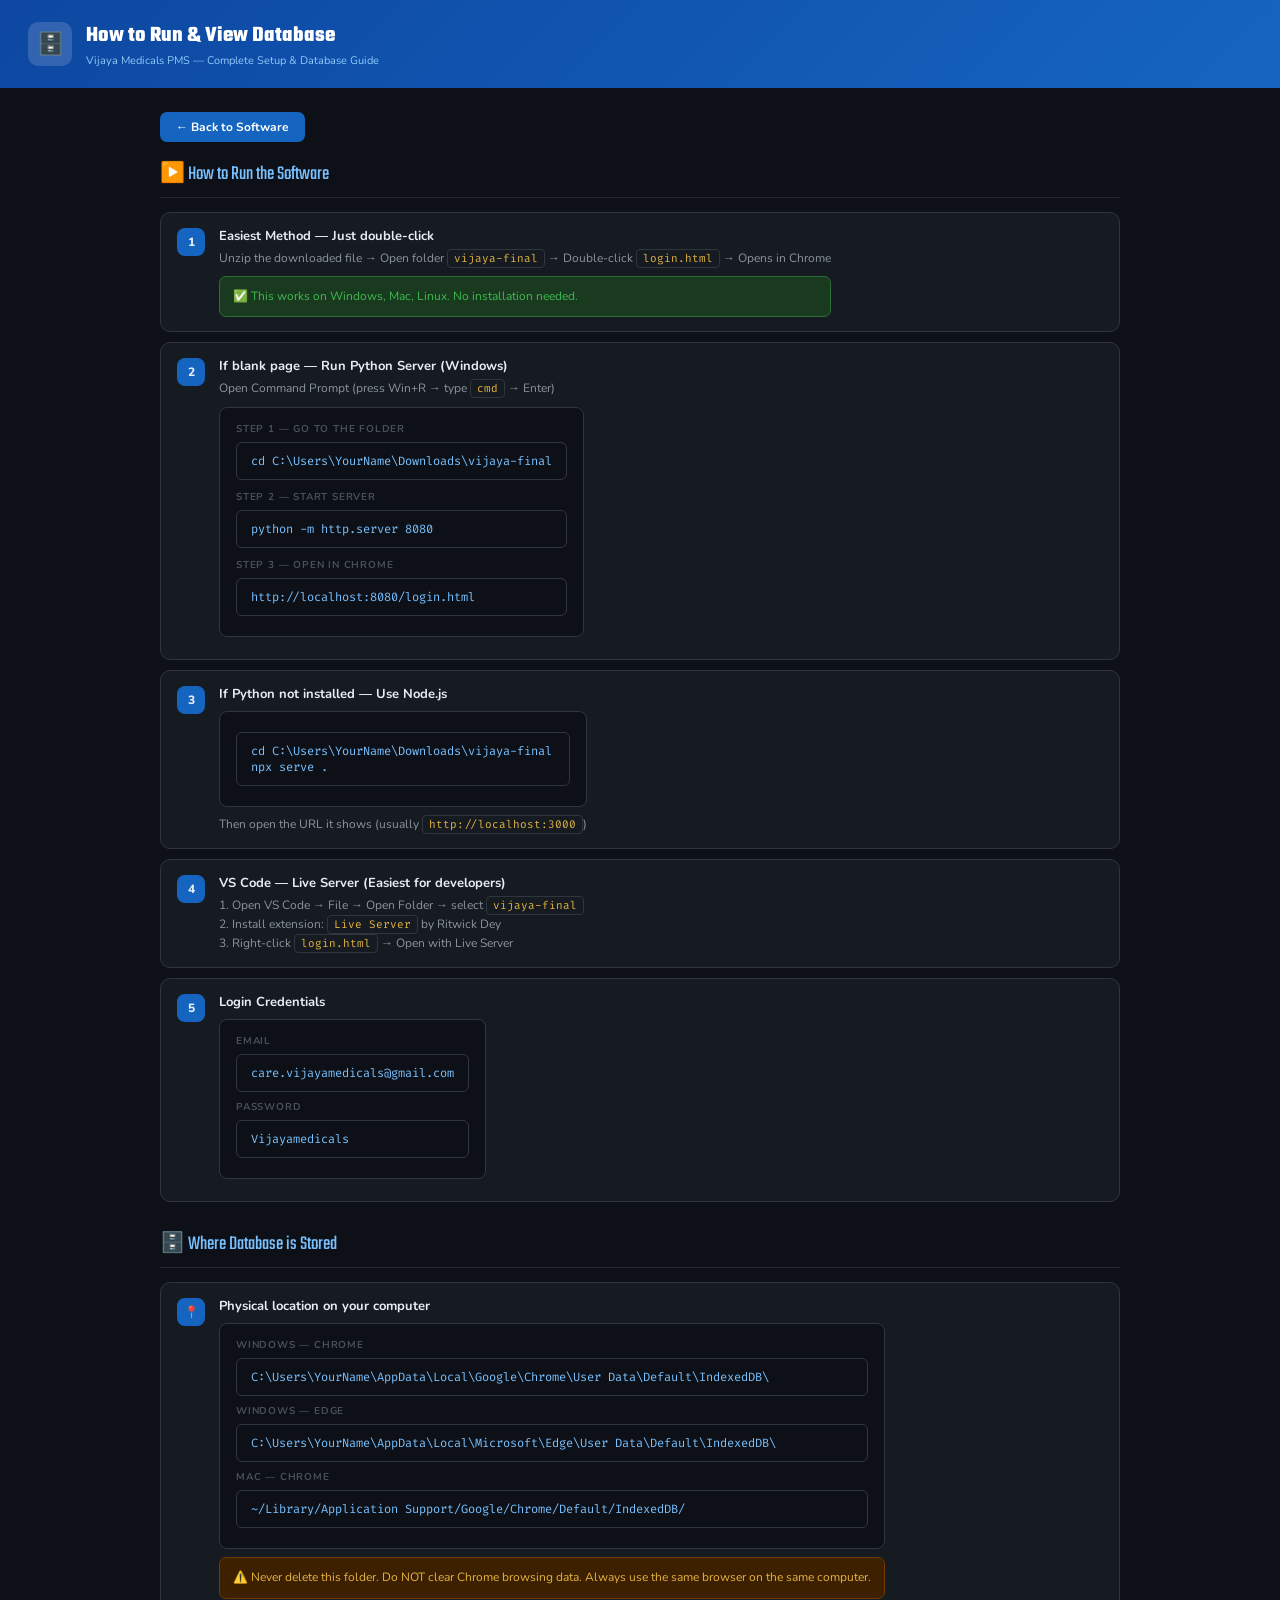
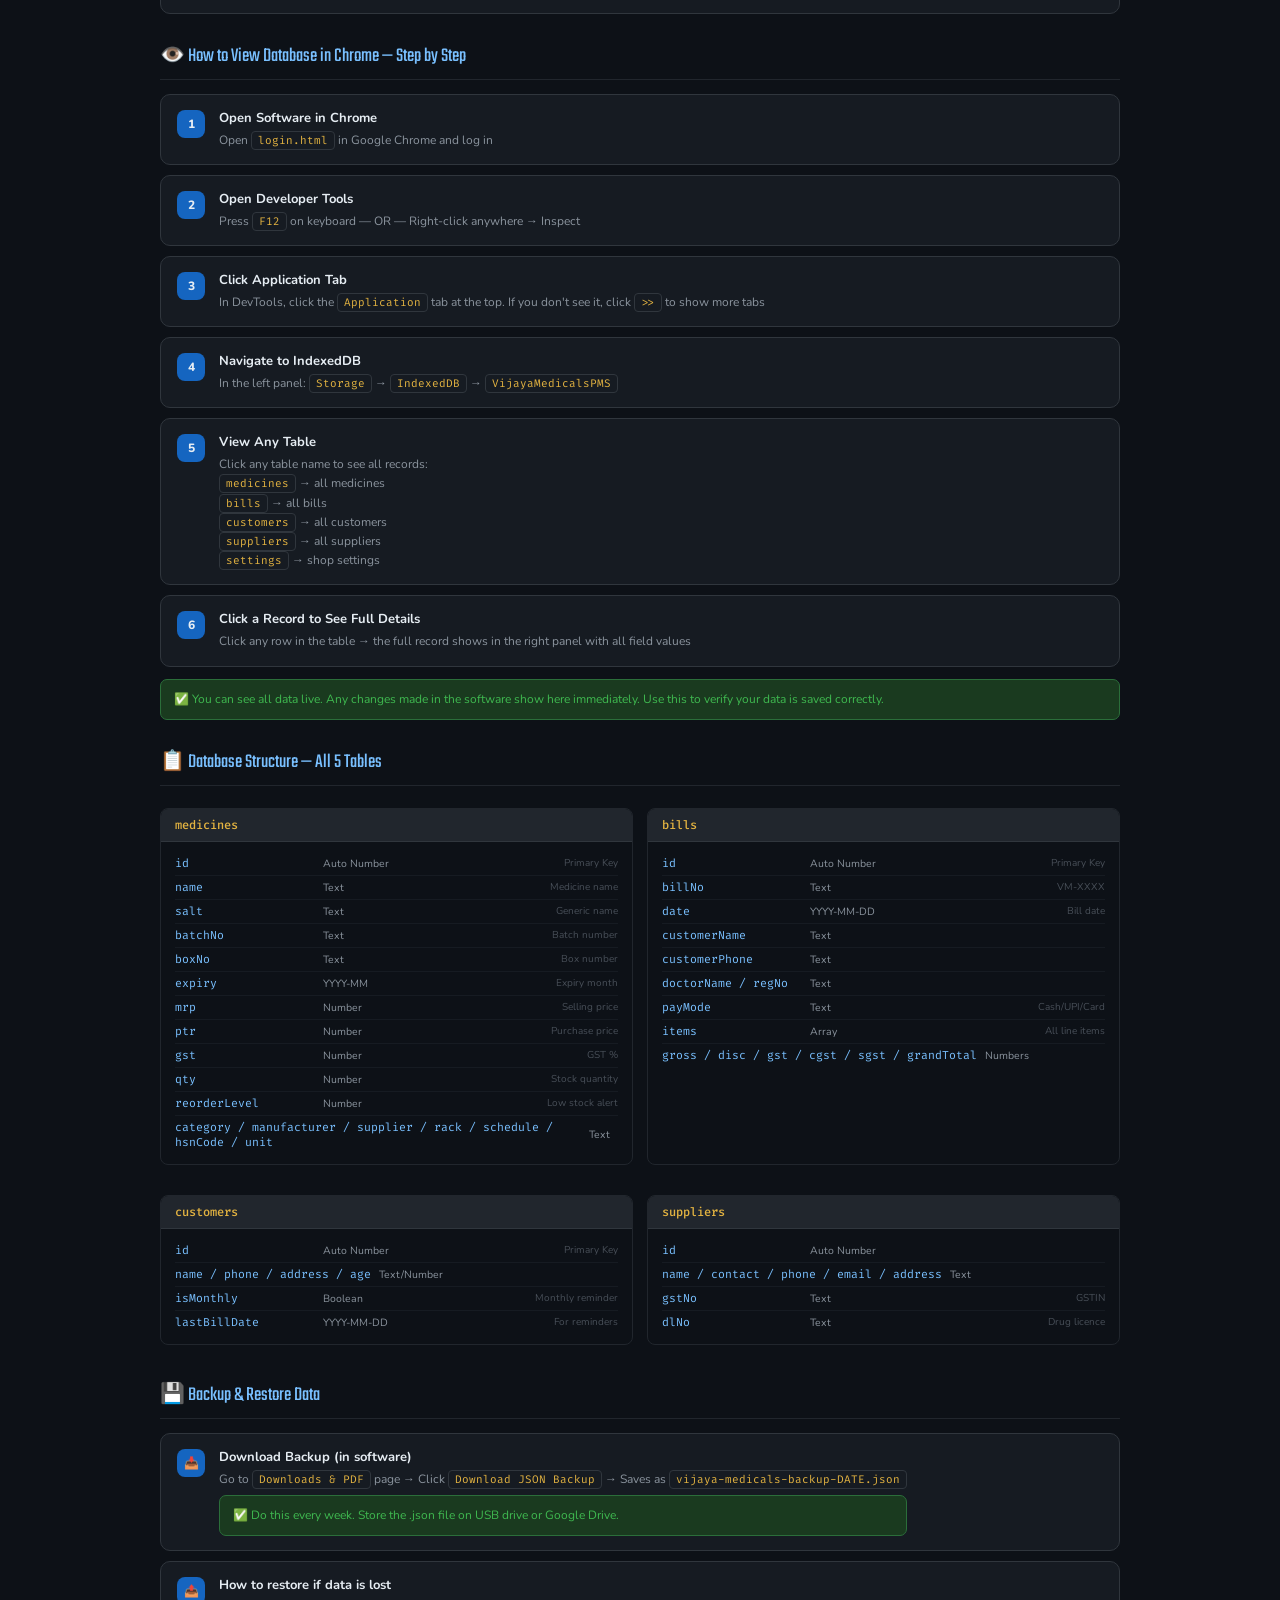
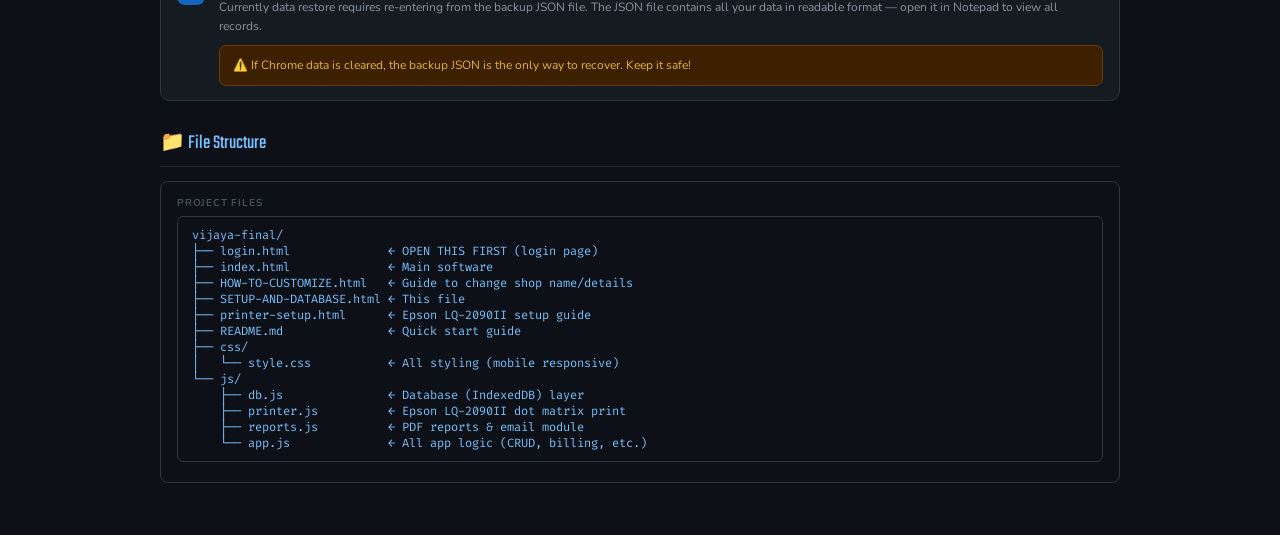
<file: vijaya-final/SETUP-AND-DATABASE.html>
<!DOCTYPE html>
<html lang="en">
<head>
<meta charset="UTF-8">
<meta name="viewport" content="width=device-width,initial-scale=1.0">
<title>How to Run & View Database — Vijaya Medicals</title>
<link href="https://fonts.googleapis.com/css2?family=Nunito:wght@400;600;700;800&family=Teko:wght@600;700&family=Fira+Code:wght@400;500&display=swap" rel="stylesheet">
<style>
*{margin:0;padding:0;box-sizing:border-box}
body{font-family:'Nunito',sans-serif;background:#0D1117;color:#E6EDF3;padding:0;min-height:100vh}
.header{background:linear-gradient(135deg,#0D47A1,#1565C0);padding:20px 28px;display:flex;align-items:center;gap:14px}
.hico{width:44px;height:44px;background:rgba(255,255,255,.15);border-radius:10px;display:flex;align-items:center;justify-content:center;font-size:22px}
.ht{font-family:'Teko',sans-serif;font-size:22px;color:#fff;font-weight:700}
.hs{font-size:11px;color:#90CAF9;margin-top:2px}
.container{max-width:1000px;margin:0 auto;padding:24px 20px}
.section{margin-bottom:28px}
.st{font-family:'Teko',sans-serif;font-size:20px;color:#79C0FF;margin-bottom:14px;padding-bottom:8px;border-bottom:1px solid #21262D;display:flex;align-items:center;gap:8px}
.steps{display:flex;flex-direction:column;gap:10px}
.step{background:#161B22;border:1px solid #30363D;border-radius:10px;padding:14px 16px;display:flex;gap:14px}
.sn{width:28px;height:28px;background:#1565C0;border-radius:8px;display:flex;align-items:center;justify-content:center;font-size:12px;font-weight:800;flex-shrink:0;margin-top:1px}
.st2{font-size:13px;font-weight:700;color:#E6EDF3;margin-bottom:4px}
.sd{font-size:12px;color:#8B949E;line-height:1.6}
.cmd{font-family:'Fira Code',monospace;background:#0D1117;border:1px solid #30363D;border-radius:6px;padding:10px 14px;font-size:12px;color:#79C0FF;margin:6px 0;display:block;overflow-x:auto;white-space:pre}
.cmd-block{background:#0D1117;border:1px solid #30363D;border-radius:8px;padding:14px 16px;margin:8px 0}
.cmd-label{font-size:10px;font-weight:700;color:#484F58;text-transform:uppercase;letter-spacing:.8px;margin-bottom:6px}
.inline-code{font-family:'Fira Code',monospace;background:#161B22;border:1px solid #30363D;padding:1px 6px;border-radius:4px;font-size:11px;color:#E3B341}
.grid2{display:grid;grid-template-columns:1fr 1fr;gap:14px}
.card{background:#161B22;border:1px solid #30363D;border-radius:10px;overflow:hidden}
.ch{padding:10px 14px;background:#21262D;border-bottom:1px solid #30363D;font-size:12px;font-weight:700;color:#79C0FF}
.cb{padding:14px}
.ok{background:#1A3A1F;border:1px solid #2B6E3A;border-radius:7px;padding:10px 13px;font-size:12px;color:#3FB950;margin-top:8px;line-height:1.6}
.warn{background:#3D2000;border:1px solid #6E3A00;border-radius:7px;padding:10px 13px;font-size:12px;color:#E3B341;margin-top:8px;line-height:1.6}
.info{background:#0D2E4A;border:1px solid #1B567A;border-radius:7px;padding:10px 13px;font-size:12px;color:#79C0FF;margin-top:8px;line-height:1.6}
.db-table{background:#0D1117;border:1px solid #21262D;border-radius:8px;overflow:hidden;margin:8px 0}
.db-header{background:#21262D;padding:8px 14px;font-family:'Fira Code',monospace;font-size:12px;color:#E3B341;font-weight:500;border-bottom:1px solid #30363D}
.db-fields{padding:10px 14px}
.field{display:flex;align-items:center;gap:8px;padding:4px 0;border-bottom:1px solid #161B22;font-size:11.5px}
.field:last-child{border-bottom:none}
.field-name{font-family:'Fira Code',monospace;color:#79C0FF;min-width:140px}
.field-type{color:#8B949E;font-size:10.5px}
.field-note{color:#484F58;font-size:10px;margin-left:auto}
.back{background:#1565C0;color:white;border:none;padding:7px 16px;border-radius:7px;font-size:12px;font-weight:700;cursor:pointer;font-family:'Nunito',sans-serif;text-decoration:none;display:inline-block;margin-bottom:18px}
@media(max-width:700px){.grid2{grid-template-columns:1fr}}
</style>
</head>
<body>
<div class="header">
  <div class="hico">🗄️</div>
  <div><div class="ht">How to Run & View Database</div><div class="hs">Vijaya Medicals PMS — Complete Setup & Database Guide</div></div>
</div>
<div class="container">
<a href="index.html" class="back">← Back to Software</a>

<!-- ═══════════════════════════════ -->
<div class="section">
<div class="st">▶️ How to Run the Software</div>
<div class="steps">
  <div class="step">
    <div class="sn">1</div>
    <div>
      <div class="st2">Easiest Method — Just double-click</div>
      <div class="sd">Unzip the downloaded file → Open folder <span class="inline-code">vijaya-final</span> → Double-click <span class="inline-code">login.html</span> → Opens in Chrome</div>
      <div class="ok">✅ This works on Windows, Mac, Linux. No installation needed.</div>
    </div>
  </div>

  <div class="step">
    <div class="sn">2</div>
    <div>
      <div class="st2">If blank page — Run Python Server (Windows)</div>
      <div class="sd">Open Command Prompt (press Win+R → type <span class="inline-code">cmd</span> → Enter)</div>
      <div class="cmd-block">
        <div class="cmd-label">Step 1 — Go to the folder</div>
        <span class="cmd">cd C:\Users\YourName\Downloads\vijaya-final</span>
        <div class="cmd-label" style="margin-top:10px">Step 2 — Start server</div>
        <span class="cmd">python -m http.server 8080</span>
        <div class="cmd-label" style="margin-top:10px">Step 3 — Open in Chrome</div>
        <span class="cmd">http://localhost:8080/login.html</span>
      </div>
    </div>
  </div>

  <div class="step">
    <div class="sn">3</div>
    <div>
      <div class="st2">If Python not installed — Use Node.js</div>
      <div class="cmd-block">
        <span class="cmd">cd C:\Users\YourName\Downloads\vijaya-final
npx serve .</span>
      </div>
      <div class="sd">Then open the URL it shows (usually <span class="inline-code">http://localhost:3000</span>)</div>
    </div>
  </div>

  <div class="step">
    <div class="sn">4</div>
    <div>
      <div class="st2">VS Code — Live Server (Easiest for developers)</div>
      <div class="sd">1. Open VS Code → File → Open Folder → select <span class="inline-code">vijaya-final</span><br>
      2. Install extension: <span class="inline-code">Live Server</span> by Ritwick Dey<br>
      3. Right-click <span class="inline-code">login.html</span> → Open with Live Server</div>
    </div>
  </div>

  <div class="step">
    <div class="sn">5</div>
    <div>
      <div class="st2">Login Credentials</div>
      <div class="cmd-block">
        <div class="cmd-label">Email</div>
        <span class="cmd">care.vijayamedicals@gmail.com</span>
        <div class="cmd-label" style="margin-top:8px">Password</div>
        <span class="cmd">Vijayamedicals</span>
      </div>
    </div>
  </div>
</div>
</div>

<!-- ═══════════════════════════════ -->
<div class="section">
<div class="st">🗄️ Where Database is Stored</div>
<div class="steps">
  <div class="step">
    <div class="sn">📍</div>
    <div>
      <div class="st2">Physical location on your computer</div>
      <div class="cmd-block">
        <div class="cmd-label">Windows — Chrome</div>
        <span class="cmd">C:\Users\YourName\AppData\Local\Google\Chrome\User Data\Default\IndexedDB\</span>
        <div class="cmd-label" style="margin-top:8px">Windows — Edge</div>
        <span class="cmd">C:\Users\YourName\AppData\Local\Microsoft\Edge\User Data\Default\IndexedDB\</span>
        <div class="cmd-label" style="margin-top:8px">Mac — Chrome</div>
        <span class="cmd">~/Library/Application Support/Google/Chrome/Default/IndexedDB/</span>
      </div>
      <div class="warn">⚠️ Never delete this folder. Do NOT clear Chrome browsing data. Always use the same browser on the same computer.</div>
    </div>
  </div>
</div>
</div>

<!-- ═══════════════════════════════ -->
<div class="section">
<div class="st">👁️ How to View Database in Chrome — Step by Step</div>
<div class="steps">
  <div class="step"><div class="sn">1</div><div><div class="st2">Open Software in Chrome</div><div class="sd">Open <span class="inline-code">login.html</span> in Google Chrome and log in</div></div></div>
  <div class="step"><div class="sn">2</div><div><div class="st2">Open Developer Tools</div><div class="sd">Press <span class="inline-code">F12</span> on keyboard — OR — Right-click anywhere → Inspect</div></div></div>
  <div class="step"><div class="sn">3</div><div><div class="st2">Click Application Tab</div><div class="sd">In DevTools, click the <span class="inline-code">Application</span> tab at the top. If you don't see it, click <span class="inline-code">&gt;&gt;</span> to show more tabs</div></div></div>
  <div class="step"><div class="sn">4</div><div><div class="st2">Navigate to IndexedDB</div><div class="sd">In the left panel: <span class="inline-code">Storage</span> → <span class="inline-code">IndexedDB</span> → <span class="inline-code">VijayaMedicalsPMS</span></div></div></div>
  <div class="step"><div class="sn">5</div><div><div class="st2">View Any Table</div><div class="sd">Click any table name to see all records:<br>
    <span class="inline-code">medicines</span> → all medicines<br>
    <span class="inline-code">bills</span> → all bills<br>
    <span class="inline-code">customers</span> → all customers<br>
    <span class="inline-code">suppliers</span> → all suppliers<br>
    <span class="inline-code">settings</span> → shop settings</div></div></div>
  <div class="step"><div class="sn">6</div><div><div class="st2">Click a Record to See Full Details</div><div class="sd">Click any row in the table → the full record shows in the right panel with all field values</div></div></div>
</div>
<div class="ok" style="margin-top:12px">✅ You can see all data live. Any changes made in the software show here immediately. Use this to verify your data is saved correctly.</div>
</div>

<!-- ═══════════════════════════════ -->
<div class="section">
<div class="st">📋 Database Structure — All 5 Tables</div>
<div class="grid2">

  <div class="db-table">
    <div class="db-header">medicines</div>
    <div class="db-fields">
      <div class="field"><span class="field-name">id</span><span class="field-type">Auto Number</span><span class="field-note">Primary Key</span></div>
      <div class="field"><span class="field-name">name</span><span class="field-type">Text</span><span class="field-note">Medicine name</span></div>
      <div class="field"><span class="field-name">salt</span><span class="field-type">Text</span><span class="field-note">Generic name</span></div>
      <div class="field"><span class="field-name">batchNo</span><span class="field-type">Text</span><span class="field-note">Batch number</span></div>
      <div class="field"><span class="field-name">boxNo</span><span class="field-type">Text</span><span class="field-note">Box number</span></div>
      <div class="field"><span class="field-name">expiry</span><span class="field-type">YYYY-MM</span><span class="field-note">Expiry month</span></div>
      <div class="field"><span class="field-name">mrp</span><span class="field-type">Number</span><span class="field-note">Selling price</span></div>
      <div class="field"><span class="field-name">ptr</span><span class="field-type">Number</span><span class="field-note">Purchase price</span></div>
      <div class="field"><span class="field-name">gst</span><span class="field-type">Number</span><span class="field-note">GST %</span></div>
      <div class="field"><span class="field-name">qty</span><span class="field-type">Number</span><span class="field-note">Stock quantity</span></div>
      <div class="field"><span class="field-name">reorderLevel</span><span class="field-type">Number</span><span class="field-note">Low stock alert</span></div>
      <div class="field"><span class="field-name">category / manufacturer / supplier / rack / schedule / hsnCode / unit</span><span class="field-type">Text</span><span class="field-note"></span></div>
    </div>
  </div>

  <div class="db-table">
    <div class="db-header">bills</div>
    <div class="db-fields">
      <div class="field"><span class="field-name">id</span><span class="field-type">Auto Number</span><span class="field-note">Primary Key</span></div>
      <div class="field"><span class="field-name">billNo</span><span class="field-type">Text</span><span class="field-note">VM-XXXX</span></div>
      <div class="field"><span class="field-name">date</span><span class="field-type">YYYY-MM-DD</span><span class="field-note">Bill date</span></div>
      <div class="field"><span class="field-name">customerName</span><span class="field-type">Text</span></div>
      <div class="field"><span class="field-name">customerPhone</span><span class="field-type">Text</span></div>
      <div class="field"><span class="field-name">doctorName / regNo</span><span class="field-type">Text</span></div>
      <div class="field"><span class="field-name">payMode</span><span class="field-type">Text</span><span class="field-note">Cash/UPI/Card</span></div>
      <div class="field"><span class="field-name">items</span><span class="field-type">Array</span><span class="field-note">All line items</span></div>
      <div class="field"><span class="field-name">gross / disc / gst / cgst / sgst / grandTotal</span><span class="field-type">Numbers</span></div>
    </div>
  </div>

  <div class="db-table">
    <div class="db-header">customers</div>
    <div class="db-fields">
      <div class="field"><span class="field-name">id</span><span class="field-type">Auto Number</span><span class="field-note">Primary Key</span></div>
      <div class="field"><span class="field-name">name / phone / address / age</span><span class="field-type">Text/Number</span></div>
      <div class="field"><span class="field-name">isMonthly</span><span class="field-type">Boolean</span><span class="field-note">Monthly reminder</span></div>
      <div class="field"><span class="field-name">lastBillDate</span><span class="field-type">YYYY-MM-DD</span><span class="field-note">For reminders</span></div>
    </div>
  </div>

  <div class="db-table">
    <div class="db-header">suppliers</div>
    <div class="db-fields">
      <div class="field"><span class="field-name">id</span><span class="field-type">Auto Number</span></div>
      <div class="field"><span class="field-name">name / contact / phone / email / address</span><span class="field-type">Text</span></div>
      <div class="field"><span class="field-name">gstNo</span><span class="field-type">Text</span><span class="field-note">GSTIN</span></div>
      <div class="field"><span class="field-name">dlNo</span><span class="field-type">Text</span><span class="field-note">Drug licence</span></div>
    </div>
  </div>

</div>
</div>

<!-- ═══════════════════════════════ -->
<div class="section">
<div class="st">💾 Backup & Restore Data</div>
<div class="steps">
  <div class="step"><div class="sn">📥</div><div>
    <div class="st2">Download Backup (in software)</div>
    <div class="sd">Go to <span class="inline-code">Downloads & PDF</span> page → Click <span class="inline-code">Download JSON Backup</span> → Saves as <span class="inline-code">vijaya-medicals-backup-DATE.json</span></div>
    <div class="ok" style="margin-top:6px">✅ Do this every week. Store the .json file on USB drive or Google Drive.</div>
  </div></div>
  <div class="step"><div class="sn">📤</div><div>
    <div class="st2">How to restore if data is lost</div>
    <div class="sd">Currently data restore requires re-entering from the backup JSON file. The JSON file contains all your data in readable format — open it in Notepad to view all records.</div>
    <div class="warn">⚠️ If Chrome data is cleared, the backup JSON is the only way to recover. Keep it safe!</div>
  </div></div>
</div>
</div>

<!-- ═══════════════════════════════ -->
<div class="section">
<div class="st">📁 File Structure</div>
<div class="cmd-block">
  <div class="cmd-label">Project Files</div>
<span class="cmd">vijaya-final/
├── login.html              ← OPEN THIS FIRST (login page)
├── index.html              ← Main software
├── HOW-TO-CUSTOMIZE.html   ← Guide to change shop name/details
├── SETUP-AND-DATABASE.html ← This file
├── printer-setup.html      ← Epson LQ-2090II setup guide
├── README.md               ← Quick start guide
├── css/
│   └── style.css           ← All styling (mobile responsive)
└── js/
    ├── db.js               ← Database (IndexedDB) layer
    ├── printer.js          ← Epson LQ-2090II dot matrix print
    ├── reports.js          ← PDF reports & email module
    └── app.js              ← All app logic (CRUD, billing, etc.)</span>
</div>
</div>

</div>
</body>
</html>
</file>
<file: vijaya-final/css/style.css>
@import url('https://fonts.googleapis.com/css2?family=Nunito:wght@400;500;600;700;800;900&family=Teko:wght@500;600;700&display=swap');

:root{
  --pri:#1565C0;--pri-dk:#0D47A1;--pri-lt:#E3F2FD;--pri-mid:#1976D2;
  --acc:#00897B;--acc-lt:#E0F2F1;
  --grn:#2E7D32;--grn-lt:#E8F5E9;
  --red:#C62828;--red-lt:#FFEBEE;
  --amb:#E65100;--amb-lt:#FFF3E0;
  --ylw:#F9A825;--ylw-lt:#FFFDE7;
  --bg:#EEF2F7;--surf:#FFFFFF;--surf2:#F5F7FA;
  --side:#0A1628;--side2:#112240;
  --txt:#1A1A2E;--txt2:#4A5568;--txt3:#9AA5B4;
  --bdr:#D1D9E0;--bdr2:#E8ECF0;
  --sh:0 2px 8px rgba(21,101,192,.10);
  --shlg:0 8px 32px rgba(21,101,192,.16);
  --r:8px;--r2:12px;
}

*{margin:0;padding:0;box-sizing:border-box}
html{scroll-behavior:smooth}
body{font-family:'Nunito',sans-serif;background:var(--bg);color:var(--txt);min-height:100vh;display:flex;font-size:13px}

/* ── SIDEBAR ── */
#sidebar{width:220px;min-height:100vh;background:var(--side);display:flex;flex-direction:column;position:fixed;left:0;top:0;bottom:0;z-index:300;transition:.3s;overflow-y:auto}
.logo-wrap{background:var(--pri-dk);padding:14px 12px 11px;display:flex;align-items:center;gap:10px;flex-shrink:0}
.logo-svg-sm{width:36px;height:36px;flex-shrink:0}
.logo-text .lt1{font-family:'Teko',sans-serif;color:#fff;font-size:16px;line-height:1;letter-spacing:.3px}
.logo-text .lt2{color:#90CAF9;font-size:8.5px;letter-spacing:1.4px;text-transform:uppercase;margin-top:1px}
.shop-strip{background:rgba(255,255,255,.05);padding:7px 12px;border-bottom:1px solid rgba(255,255,255,.06);flex-shrink:0}
.shop-strip .sn{color:#fff;font-size:10.5px;font-weight:700}
.shop-strip .sa{color:#607D8B;font-size:9px;line-height:1.4;margin-top:1px}
.nav{flex:1;padding:8px 0;overflow-y:auto}
.ns{color:rgba(255,255,255,.22);font-size:8px;font-weight:800;letter-spacing:2px;text-transform:uppercase;padding:10px 12px 3px}
.ni{display:flex;align-items:center;gap:8px;padding:8px 12px;color:#8097B1;cursor:pointer;border-radius:6px;margin:1px 6px;font-size:12px;font-weight:600;transition:.15s;text-decoration:none}
.ni:hover{background:rgba(255,255,255,.07);color:#fff}
.ni.active{background:var(--pri);color:#fff}
.ni .ic{width:15px;text-align:center;font-size:13px;flex-shrink:0}
.ni .nb{margin-left:auto;background:var(--red);color:#fff;font-size:8.5px;padding:1px 5px;border-radius:10px;font-weight:800}
.sb-foot{padding:10px;border-top:1px solid rgba(255,255,255,.07);flex-shrink:0}
.user-pill{background:rgba(255,255,255,.05);border-radius:8px;padding:8px 10px;display:flex;align-items:center;gap:8px}
.uav{width:30px;height:30px;background:var(--pri);border-radius:7px;display:flex;align-items:center;justify-content:center;color:#fff;font-size:12px;font-weight:800;flex-shrink:0}
.ud small{color:#78909C;font-size:9px;display:block}
.ud strong{color:#fff;font-size:11px}
.hamburger{display:none;background:none;border:none;color:var(--txt);font-size:22px;cursor:pointer;padding:4px 8px}
#sidebar-overlay{display:none;position:fixed;inset:0;background:rgba(0,0,0,.5);z-index:299}

/* ── MAIN ── */
#main{margin-left:220px;flex:1;display:flex;flex-direction:column;min-height:100vh;transition:.3s}
.topbar{background:var(--surf);border-bottom:1px solid var(--bdr2);padding:0 16px;height:52px;display:flex;align-items:center;justify-content:space-between;position:sticky;top:0;z-index:200;box-shadow:0 1px 4px rgba(0,0,0,.06)}
.tb-left{display:flex;align-items:center;gap:10px}
.page-ttl{font-family:'Teko',sans-serif;font-size:20px;font-weight:600;color:var(--pri);letter-spacing:.2px}
.tb-right{display:flex;align-items:center;gap:7px;flex-wrap:wrap}
.tdate{font-size:10.5px;color:var(--txt2);background:var(--surf2);padding:4px 10px;border-radius:20px;border:1px solid var(--bdr2)}
.page-wrap{padding:14px;flex:1}
.page{display:none}.page.active{display:block}

/* ── BUTTONS ── */
.btn{display:inline-flex;align-items:center;gap:5px;padding:7px 13px;border-radius:var(--r);font-size:12px;font-weight:700;cursor:pointer;border:none;transition:.15s;font-family:'Nunito',sans-serif;white-space:nowrap}
.btn-pri{background:var(--pri);color:#fff}.btn-pri:hover{background:var(--pri-dk)}
.btn-grn{background:var(--grn);color:#fff}.btn-grn:hover{background:#1B5E20}
.btn-red{background:var(--red);color:#fff}.btn-red:hover{background:#B71C1C}
.btn-amb{background:var(--amb);color:#fff}.btn-amb:hover{background:#BF360C}
.btn-out{background:transparent;border:1.5px solid var(--pri);color:var(--pri)}.btn-out:hover{background:var(--pri);color:#fff}
.btn-gst{background:transparent;color:var(--txt2);border:1px solid var(--bdr)}.btn-gst:hover{background:var(--surf2)}
.btn-sm{padding:4px 9px;font-size:11px}
.btn-xs{padding:3px 7px;font-size:10px}

/* ── CARDS ── */
.card{background:var(--surf);border-radius:var(--r2);border:1px solid var(--bdr2);box-shadow:var(--sh)}
.card-head{padding:11px 15px;border-bottom:1px solid var(--bdr2);display:flex;align-items:center;justify-content:space-between;background:linear-gradient(to right,#FAFBFC,var(--surf))}
.card-ttl{font-weight:800;font-size:13px;color:var(--txt);display:flex;align-items:center;gap:6px}
.card-body{padding:14px}

/* ── STATS ── */
.stat-row{display:grid;grid-template-columns:repeat(5,1fr);gap:10px;margin-bottom:14px}
.sc{background:var(--surf);border-radius:var(--r2);padding:12px 13px;border:1px solid var(--bdr2);display:flex;align-items:center;gap:10px;cursor:pointer;transition:.2s}
.sc:hover{transform:translateY(-2px);box-shadow:var(--shlg)}
.sci{width:40px;height:40px;border-radius:10px;display:flex;align-items:center;justify-content:center;font-size:18px;flex-shrink:0}
.sci.bl{background:var(--pri-lt);color:var(--pri)}
.sci.gr{background:var(--grn-lt);color:var(--grn)}
.sci.tl{background:var(--acc-lt);color:var(--acc)}
.sci.rd{background:var(--red-lt);color:var(--red)}
.sci.yl{background:var(--ylw-lt);color:var(--ylw)}
.sv{font-family:'Teko',sans-serif;font-size:22px;line-height:1;color:var(--txt);font-weight:600}
.sl{font-size:10px;color:var(--txt2);margin-top:1px;font-weight:600}

/* ── TABLE ── */
.tbl-wrap{overflow-x:auto;-webkit-overflow-scrolling:touch}
table{width:100%;border-collapse:collapse;font-size:12px}
thead th{background:#F0F4F8;padding:9px 10px;text-align:left;font-weight:800;color:var(--txt2);border-bottom:2px solid var(--bdr);font-size:10.5px;text-transform:uppercase;letter-spacing:.4px;white-space:nowrap}
tbody td{padding:8px 10px;border-bottom:1px solid var(--bdr2);color:var(--txt);vertical-align:middle}
tbody tr:hover{background:#F8FAFC}
tbody tr:last-child td{border-bottom:none}
.tr-warn td{background:#FFFDE7!important}
.tr-danger td{background:#FFEBEE!important}

/* ── FORMS ── */
.fg{display:grid;gap:10px}
.fg2{grid-template-columns:repeat(2,1fr)}
.fg3{grid-template-columns:repeat(3,1fr)}
.fg4{grid-template-columns:repeat(4,1fr)}
.fg5{grid-template-columns:repeat(5,1fr)}
.fg6{grid-template-columns:repeat(6,1fr)}
.fgrp{display:flex;flex-direction:column;gap:4px}
label{font-size:10.5px;font-weight:700;color:var(--txt2);text-transform:uppercase;letter-spacing:.3px}
input,select,textarea{padding:8px 11px;border:1.5px solid var(--bdr);border-radius:var(--r);font-size:12px;font-family:'Nunito',sans-serif;color:var(--txt);background:#fff;transition:.15s;outline:none;width:100%}
input:focus,select:focus,textarea:focus{border-color:var(--pri);box-shadow:0 0 0 3px rgba(21,101,192,.1)}
input[readonly]{background:#F5F7FA;color:var(--txt2)}
.form-foot{display:flex;gap:8px;justify-content:flex-end;margin-top:16px;padding-top:12px;border-top:1px solid var(--bdr2);flex-wrap:wrap}

/* ── MODALS ── */
.overlay{position:fixed;inset:0;background:rgba(10,22,40,.6);z-index:1000;display:flex;align-items:center;justify-content:center;padding:14px;opacity:0;pointer-events:none;transition:opacity .2s}
.overlay.open{opacity:1;pointer-events:all}
.modal{background:#fff;border-radius:16px;width:100%;max-width:800px;max-height:94vh;overflow-y:auto;box-shadow:0 24px 80px rgba(0,0,0,.25);transform:scale(.96);transition:transform .2s}
.overlay.open .modal{transform:scale(1)}
.modal-sm{max-width:500px}
.modal-head{padding:14px 20px;border-bottom:1px solid var(--bdr2);display:flex;align-items:center;justify-content:space-between;background:linear-gradient(to right,var(--pri-lt),#fff);position:sticky;top:0;z-index:1;border-radius:16px 16px 0 0}
.modal-ttl{font-family:'Teko',sans-serif;font-size:19px;font-weight:600;color:var(--pri)}
.close-btn{width:30px;height:30px;background:var(--surf2);border:none;border-radius:7px;cursor:pointer;font-size:15px;display:flex;align-items:center;justify-content:center;transition:.15s}
.close-btn:hover{background:var(--red-lt);color:var(--red)}
.modal-body{padding:20px}

/* ── BADGES ── */
.badge{display:inline-flex;align-items:center;padding:2px 7px;border-radius:20px;font-size:10px;font-weight:700}
.b-ok{background:var(--grn-lt);color:var(--grn)}
.b-err{background:var(--red-lt);color:var(--red)}
.b-warn{background:var(--ylw-lt);color:#6D4C00}
.b-info{background:var(--pri-lt);color:var(--pri)}
.b-tl{background:var(--acc-lt);color:var(--acc)}
.b-amb{background:var(--amb-lt);color:var(--amb)}

/* ── TOOLBAR ── */
.toolbar{display:flex;align-items:center;gap:8px;margin-bottom:12px;flex-wrap:wrap}
.srch{position:relative;flex:1;min-width:200px;max-width:320px}
.srch input{padding-left:30px}
.srch .si{position:absolute;left:10px;top:50%;transform:translateY(-50%);color:var(--txt3);font-size:13px;pointer-events:none}

/* ── BILLING ── */
.bill-layout{display:grid;grid-template-columns:1fr 290px;gap:14px;align-items:start}
.bill-sum{background:var(--surf);border-radius:var(--r2);border:1px solid var(--bdr2);padding:16px;position:sticky;top:66px}
.bsr{display:flex;justify-content:space-between;padding:6px 0;font-size:12px;color:var(--txt2);border-bottom:1px solid var(--bdr2)}
.bsr.disc{color:var(--red)}
.bsr.gst{color:var(--acc)}
.bsr.net{border-bottom:none;padding-top:10px;font-family:'Teko',sans-serif;font-size:20px;font-weight:600;color:var(--pri)}
.pay-grid{display:grid;grid-template-columns:repeat(3,1fr);gap:5px;margin:10px 0}
.pb{padding:6px 3px;text-align:center;border:1.5px solid var(--bdr);border-radius:6px;cursor:pointer;font-size:9.5px;font-weight:700;color:var(--txt2);transition:.15s;background:#fff}
.pb.sel{border-color:var(--pri);background:var(--pri-lt);color:var(--pri)}

/* ── DASHBOARD GRID ── */
.db-grid{display:grid;grid-template-columns:1.6fr 1fr;gap:14px}

/* ── ALERTS PANEL ── */
.alert-box{border-radius:10px;padding:12px 14px;margin-bottom:10px;display:flex;align-items:flex-start;gap:10px;border:1px solid}
.alert-box.expired{background:var(--red-lt);border-color:#FFCDD2}
.alert-box.critical{background:var(--amb-lt);border-color:#FFCC80}
.alert-box.warning{background:var(--ylw-lt);border-color:#FFF176}
.alert-box .ai{font-size:20px;flex-shrink:0;margin-top:1px}
.alert-box .at{font-weight:800;font-size:12px}
.alert-box .as{font-size:11px;margin-top:2px;color:var(--txt2)}

/* ── REPORTS ── */
.rep-grid{display:grid;grid-template-columns:repeat(3,1fr);gap:12px;margin-bottom:16px}
.rep-card{background:var(--surf);border-radius:var(--r2);border:1px solid var(--bdr2);padding:14px}
.rep-val{font-family:'Teko',sans-serif;font-size:26px;font-weight:600;color:var(--pri)}
.rep-lbl{font-size:11px;color:var(--txt2);font-weight:600;margin-top:2px}
.prog-bar{height:6px;background:var(--bdr2);border-radius:10px;margin-top:8px;overflow:hidden}
.prog-fill{height:100%;background:var(--pri);border-radius:10px;transition:.4s}

/* ── TOAST ── */
#toasts{position:fixed;bottom:20px;right:20px;z-index:9999;display:flex;flex-direction:column;gap:6px;pointer-events:none}
.toast{background:var(--txt);color:#fff;padding:11px 16px;border-radius:10px;font-size:12px;font-weight:600;display:flex;align-items:center;gap:8px;box-shadow:0 4px 20px rgba(0,0,0,.2);animation:tin .25s ease;max-width:320px;pointer-events:all}
.toast.ok{background:var(--grn)}.toast.err{background:var(--red)}.toast.warn{background:var(--amb)}
@keyframes tin{from{transform:translateX(80px);opacity:0}to{transform:translateX(0);opacity:1}}

/* ── DIVIDER / MISC ── */
hr{border:none;border-top:1px solid var(--bdr2);margin:12px 0}
.empty{text-align:center;padding:36px 16px;color:var(--txt3)}
.empty .ei{font-size:36px;margin-bottom:8px}
code{font-size:10.5px;background:#EEF2F7;padding:1px 5px;border-radius:4px;font-family:monospace;color:var(--pri)}
.tag{display:inline-block;background:var(--pri-lt);color:var(--pri);padding:1px 6px;border-radius:4px;font-size:10px;font-weight:700}

/* ── SCROLLBAR ── */
::-webkit-scrollbar{width:5px;height:5px}
::-webkit-scrollbar-thumb{background:var(--bdr);border-radius:10px}

/* ═══════════════════════════
   MOBILE RESPONSIVE
   ═══════════════════════════ */
@media(max-width:900px){
  #sidebar{transform:translateX(-100%)}
  #sidebar.open{transform:translateX(0)}
  #sidebar-overlay.open{display:block}
  #main{margin-left:0}
  .hamburger{display:flex}
  .stat-row{grid-template-columns:repeat(2,1fr)}
  .db-grid{grid-template-columns:1fr}
  .bill-layout{grid-template-columns:1fr}
  .fg4,.fg5,.fg6{grid-template-columns:repeat(2,1fr)}
  .fg3{grid-template-columns:repeat(2,1fr)}
  .rep-grid{grid-template-columns:repeat(2,1fr)}
  .tdate{display:none}
  .bill-sum{position:relative;top:0}
}
@media(max-width:520px){
  .stat-row{grid-template-columns:1fr 1fr}
  .fg2,.fg3,.fg4,.fg5,.fg6{grid-template-columns:1fr}
  .page-wrap{padding:10px}
  .topbar{padding:0 10px}
  .btn-sm,.btn-xs{font-size:10px;padding:4px 7px}
  .tb-right .btn{display:none}
  .tb-right .btn:first-child{display:inline-flex}
}

.btn-warning{background:#E65100;color:#fff;border-color:#E65100}
.btn-warning:hover{background:#BF360C}
</file>
